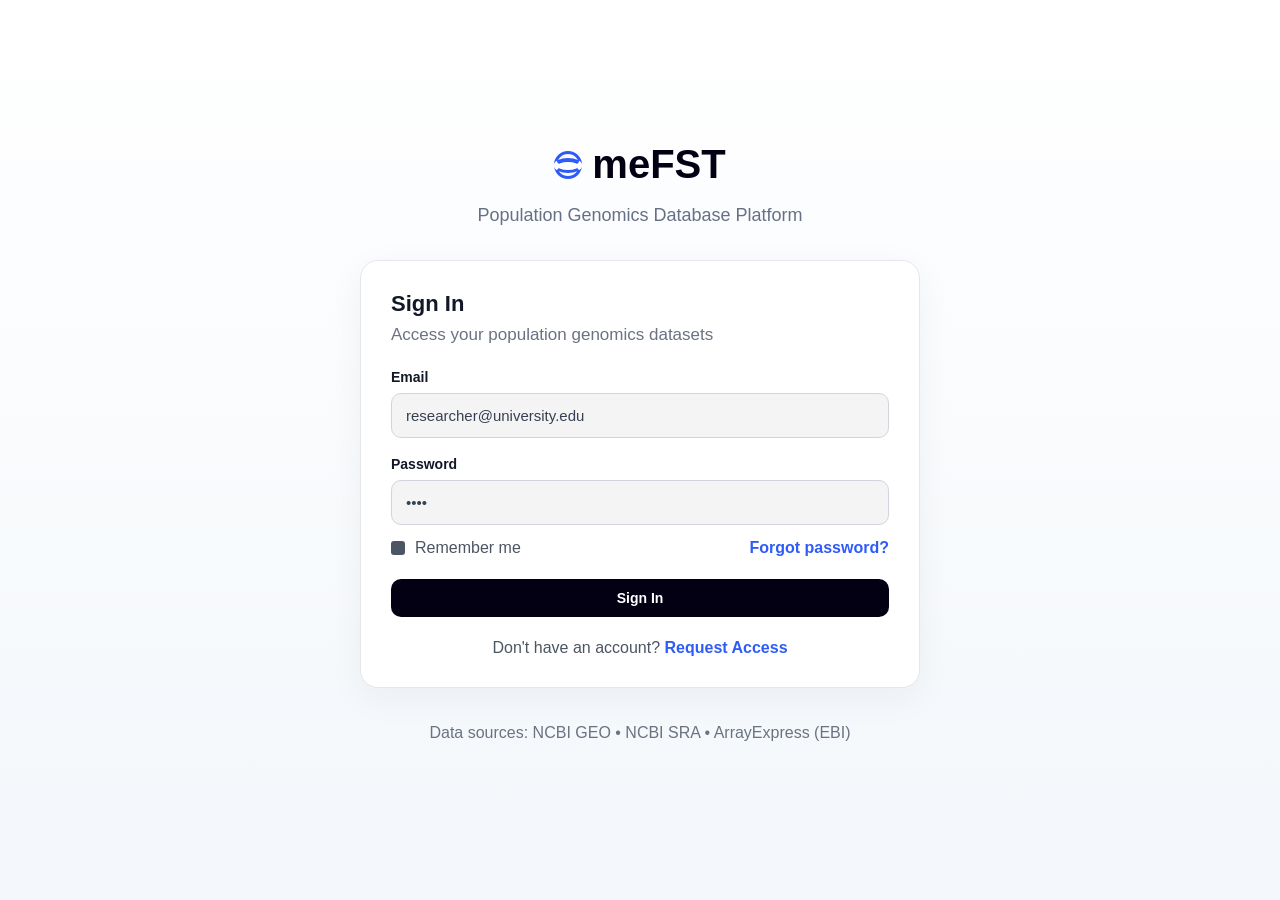
<file: index.html>
<!DOCTYPE html>
<html lang="en">
<head>
  <meta charset="UTF-8">
  <meta name="viewport" content="width=device-width, initial-scale=1.0">
  <title>meFST | Sign In</title>
  <link rel="stylesheet" href="styles.css">
</head>
<body data-page="login">
  <main class="login-bg">
    <div class="login-wrap">
      <div class="login-brand"><div class="logo"><span class="logo-mark"></span><span>meFST</span></div><p>Population Genomics Database Platform</p></div>
      <section class="login-card"><h2>Sign In</h2><p class="sub">Access your population genomics datasets</p><form id="signInForm"><label for="email">Email</label><input class="input" id="email" type="email" value="researcher@university.edu" placeholder="researcher@university.edu"><br><br><label for="password">Password</label><input class="input" id="password" type="password" placeholder="Enter your password" value="demo"><div id="loginError" class="error">Please enter an email and password. This is only a demo login.</div><div class="login-options"><div class="checkline"><span class="fake-check"></span><span>Remember me</span></div><a class="link" onclick="showToast('Demo message: password reset link sent')">Forgot password?</a></div><button class="btn btn-dark btn-block" type="submit">Sign In</button></form><div class="login-footer">Don't have an account? <a href="register.html">Request Access</a></div></section>
      <p class="data-sources">Data sources: NCBI GEO • NCBI SRA • ArrayExpress (EBI)</p>
    </div>
  </main>
  <script src="data.js"></script>
  <script src="app.js"></script>
</body>
</html>
</file>
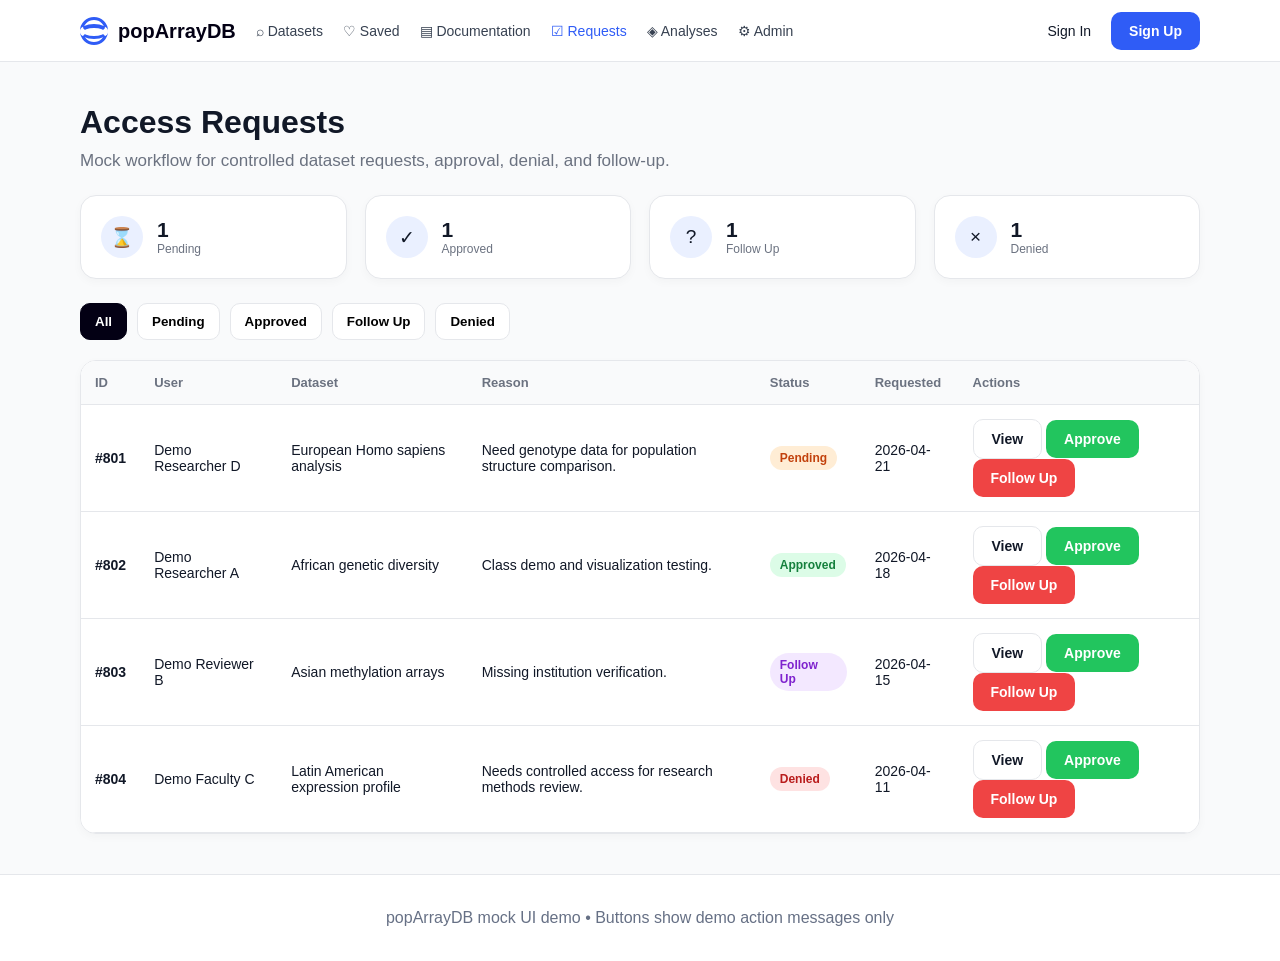
<file: access-requests.html>
<!DOCTYPE html>
<html lang="en">
<head>
  <meta charset="UTF-8">
  <meta name="viewport" content="width=device-width, initial-scale=1.0">
  <title>popArrayDB | Access Requests</title>
  <link rel="stylesheet" href="styles.css">
</head>
<body data-page="requests">
  <header class="topbar">
    <div class="container nav">
      <div class="nav-left">
        <a class="logo" href="home.html"><span class="logo-mark"></span><span>popArrayDB</span></a>
        <nav class="nav-links">
          <a data-nav="datasets" href="datasets.html">⌕ Datasets</a>
          <a data-nav="saved" href="saved.html">♡ Saved</a>
          <a data-nav="documentation" href="documentation.html">▤ Documentation</a>
          <a data-nav="requests" href="access-requests.html">☑ Requests</a>
          <a data-nav="analyses" href="analyses.html">◈ Analyses</a>
          <a data-nav="admin" href="admin.html">⚙ Admin</a>
        </nav>
      </div>
      <div class="nav-actions"><a href="index.html">Sign In</a><a class="btn btn-primary" href="register.html">Sign Up</a></div>
    </div>
  </header>

  <main class="container">
    <section class="page-title">
      <h1>Access Requests</h1>
      <p>Mock workflow for controlled dataset requests, approval, denial, and follow-up.</p>
    </section>

    <section class="grid grid-4" style="margin-bottom:24px">
      <div class="card stat-card"><div class="stat-icon">⌛</div><div><div class="stat-number">1</div><div class="stat-label">Pending</div></div></div>
      <div class="card stat-card"><div class="stat-icon">✓</div><div><div class="stat-number">1</div><div class="stat-label">Approved</div></div></div>
      <div class="card stat-card"><div class="stat-icon">?</div><div><div class="stat-number">1</div><div class="stat-label">Follow Up</div></div></div>
      <div class="card stat-card"><div class="stat-icon">×</div><div><div class="stat-number">1</div><div class="stat-label">Denied</div></div></div>
    </section>

    <div class="filter-tabs">
      <button class="tab-btn active" data-filter="All">All</button>
      <button class="tab-btn" data-filter="Pending">Pending</button>
      <button class="tab-btn" data-filter="Approved">Approved</button>
      <button class="tab-btn" data-filter="Follow Up">Follow Up</button>
      <button class="tab-btn" data-filter="Denied">Denied</button>
    </div>

    <section class="card table-wrap">
      <table class="table">
        <thead>
          <tr><th>ID</th><th>User</th><th>Dataset</th><th>Reason</th><th>Status</th><th>Requested</th><th>Actions</th></tr>
        </thead>
        <tbody id="requestTableBody"></tbody>
      </table>
    </section>
  </main>

  <footer class="footer">popArrayDB mock UI demo • Buttons show demo action messages only</footer>
  <script src="data.js"></script>
  <script src="app.js"></script>
</body>
</html>
</file>
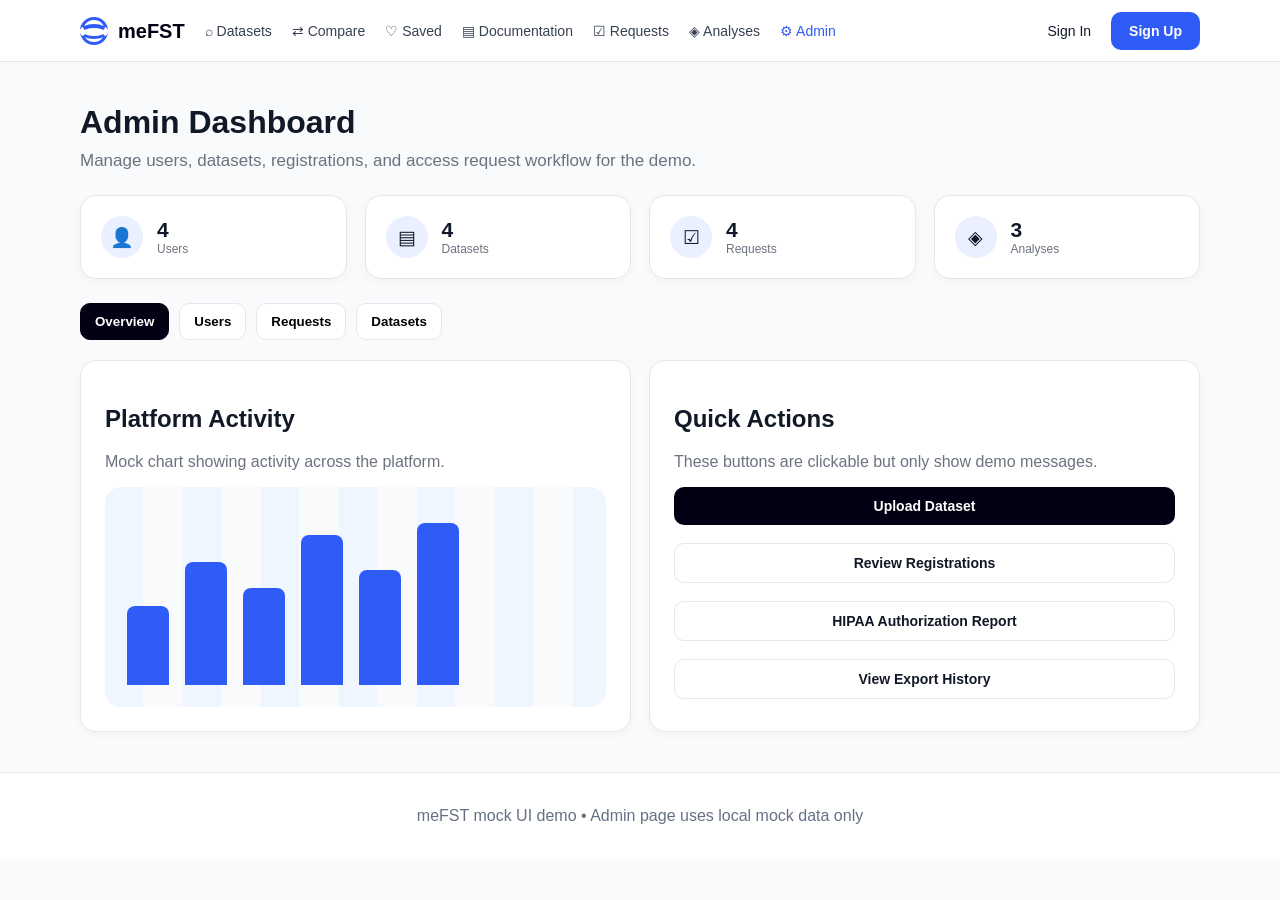
<file: admin.html>
<!DOCTYPE html>
<html lang="en">
<head>
  <meta charset="UTF-8">
  <meta name="viewport" content="width=device-width, initial-scale=1.0">
  <title>meFST | Admin</title>
  <link rel="stylesheet" href="styles.css">
</head>
<body data-page="admin">
  <header class="topbar">
    <div class="container nav">
      <div class="nav-left">
        <a class="logo" href="home.html"><span class="logo-mark"></span><span>meFST</span></a>
        <nav class="nav-links">
          <a data-nav="datasets" href="datasets.html">⌕ Datasets</a>
          <a data-nav="compare" href="compare.html">⇄ Compare</a>
          <a data-nav="saved" href="saved.html">♡ Saved</a>
          <a data-nav="documentation" href="documentation.html">▤ Documentation</a>
          <a data-nav="requests" href="access-requests.html">☑ Requests</a>
          <a data-nav="analyses" href="analyses.html">◈ Analyses</a>
          <a data-nav="admin" href="admin.html">⚙ Admin</a>
        </nav>
      </div>
      <div class="nav-actions" id="topNavActions"></div>
    </div>
  </header>

  <main class="container">
    <section class="page-title"><h1>Admin Dashboard</h1><p>Manage users, datasets, registrations, and access request workflow for the demo.</p></section>
    <section class="grid grid-4" style="margin-bottom:24px"><div class="card stat-card"><div class="stat-icon">👤</div><div><div class="stat-number">4</div><div class="stat-label">Users</div></div></div><div class="card stat-card"><div class="stat-icon">▤</div><div><div class="stat-number">4</div><div class="stat-label">Datasets</div></div></div><div class="card stat-card"><div class="stat-icon">☑</div><div><div class="stat-number">4</div><div class="stat-label">Requests</div></div></div><div class="card stat-card"><div class="stat-icon">◈</div><div><div class="stat-number">3</div><div class="stat-label">Analyses</div></div></div></section>
    <div class="admin-tabs"><button class="tab-btn active" data-admin-tab="overviewPanel">Overview</button><button class="tab-btn" data-admin-tab="usersPanel">Users</button><button class="tab-btn" data-admin-tab="requestsPanel">Requests</button><button class="tab-btn" data-admin-tab="datasetsPanel">Datasets</button></div>
    <section id="overviewPanel" class="admin-panel active"><div class="grid grid-2"><div class="card card-pad"><h2>Platform Activity</h2><p class="muted">Mock chart showing activity across the platform.</p><div class="chart-placeholder"><div class="bar" style="height:45%"></div><div class="bar" style="height:70%"></div><div class="bar" style="height:55%"></div><div class="bar" style="height:85%"></div><div class="bar" style="height:65%"></div><div class="bar" style="height:92%"></div></div></div><div class="card card-pad"><h2>Quick Actions</h2><p class="muted">These buttons are clickable but only show demo messages.</p><div class="grid"><button class="btn btn-dark" onclick="showToast('Mock upload dataset screen opened')">Upload Dataset</button><button class="btn btn-outline" onclick="showToast('Mock registration review opened')">Review Registrations</button><button class="btn btn-outline" onclick="showToast('Mock HIPAA authorization report opened')">HIPAA Authorization Report</button><a class="btn btn-outline" href="exports.html">View Export History</a></div></div></div></section>
    <section id="usersPanel" class="admin-panel"><div class="card table-wrap"><table class="table"><thead><tr><th>Name</th><th>Email</th><th>Role</th><th>Status</th><th>Created</th><th>Action</th></tr></thead><tbody id="usersBody"></tbody></table></div></section>
    <section id="requestsPanel" class="admin-panel"><div class="card table-wrap"><table class="table"><thead><tr><th>ID</th><th>User</th><th>Dataset</th><th>Status</th><th>Action</th></tr></thead><tbody id="adminRequestsBody"></tbody></table></div></section>
    <section id="datasetsPanel" class="admin-panel"><div class="card table-wrap"><table class="table"><thead><tr><th>Dataset</th><th>Accession</th><th>Source</th><th>Samples</th><th>Status</th><th>Action</th></tr></thead><tbody id="adminDatasetsBody"></tbody></table></div></section>
  </main>

  <footer class="footer">meFST mock UI demo • Admin page uses local mock data only</footer>
  <script src="data.js"></script>
  <script src="app.js"></script>
</body>
</html>
</file>
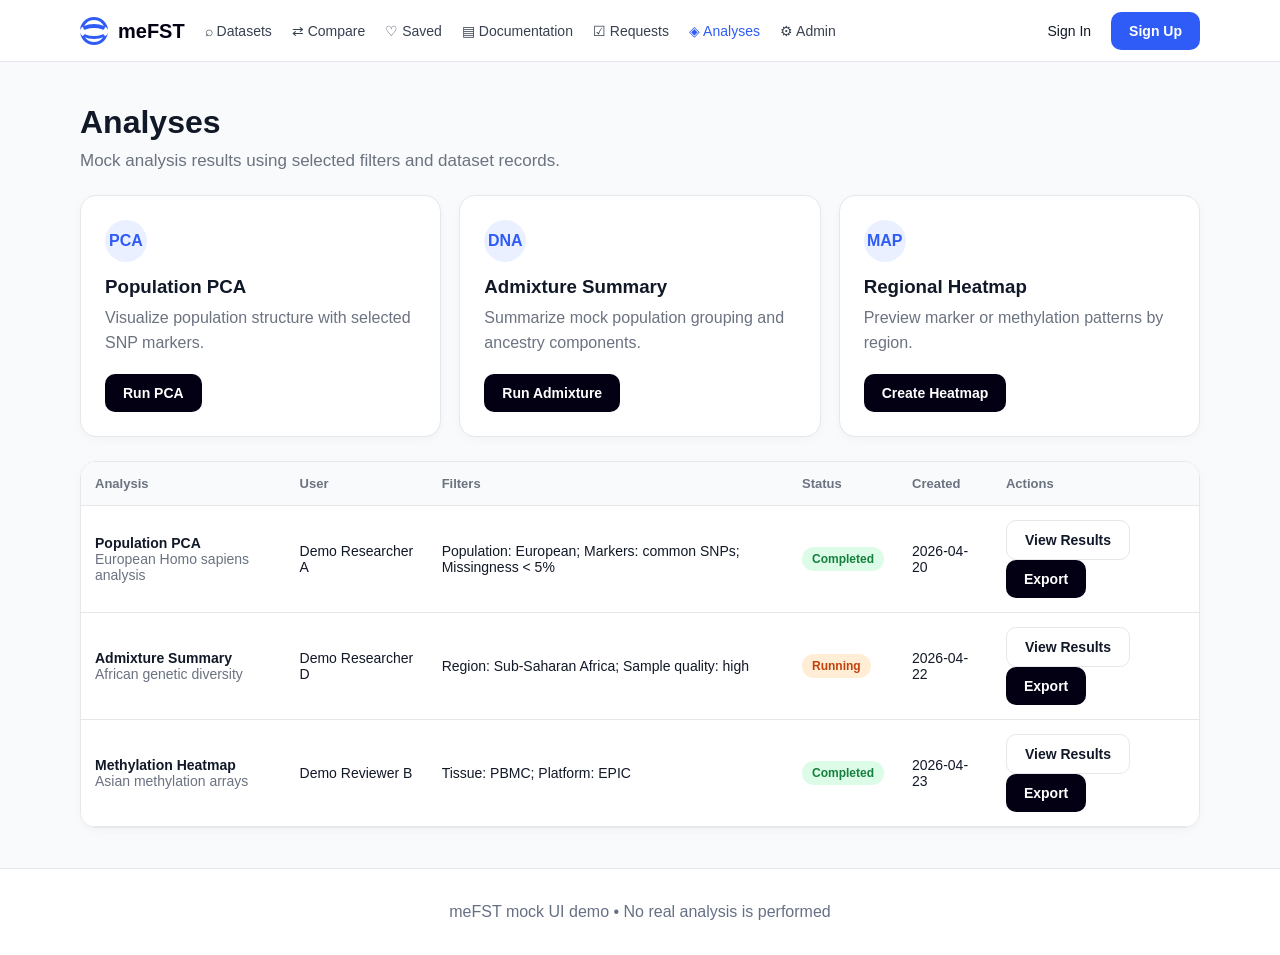
<file: analyses.html>
<!DOCTYPE html>
<html lang="en">
<head>
  <meta charset="UTF-8">
  <meta name="viewport" content="width=device-width, initial-scale=1.0">
  <title>meFST | Analyses</title>
  <link rel="stylesheet" href="styles.css">
</head>
<body data-page="analyses">
  <header class="topbar">
    <div class="container nav">
      <div class="nav-left">
        <a class="logo" href="home.html"><span class="logo-mark"></span><span>meFST</span></a>
        <nav class="nav-links">
          <a data-nav="datasets" href="datasets.html">⌕ Datasets</a>
          <a data-nav="compare" href="compare.html">⇄ Compare</a>
          <a data-nav="saved" href="saved.html">♡ Saved</a>
          <a data-nav="documentation" href="documentation.html">▤ Documentation</a>
          <a data-nav="requests" href="access-requests.html">☑ Requests</a>
          <a data-nav="analyses" href="analyses.html">◈ Analyses</a>
          <a data-nav="admin" href="admin.html">⚙ Admin</a>
        </nav>
      </div>
      <div class="nav-actions" id="topNavActions"></div>
    </div>
  </header>

  <main class="container">
    <section class="page-title"><h1>Analyses</h1><p>Mock analysis results using selected filters and dataset records.</p></section>
    <section class="grid grid-3" style="margin-bottom:24px"><div class="card feature-card"><div class="feature-icon">PCA</div><h3>Population PCA</h3><p>Visualize population structure with selected SNP markers.</p><br><button class="btn btn-dark" onclick="showToast('Mock PCA analysis started')">Run PCA</button></div><div class="card feature-card"><div class="feature-icon">DNA</div><h3>Admixture Summary</h3><p>Summarize mock population grouping and ancestry components.</p><br><button class="btn btn-dark" onclick="showToast('Mock admixture analysis started')">Run Admixture</button></div><div class="card feature-card"><div class="feature-icon">MAP</div><h3>Regional Heatmap</h3><p>Preview marker or methylation patterns by region.</p><br><button class="btn btn-dark" onclick="showToast('Mock heatmap created')">Create Heatmap</button></div></section>
    <section class="card table-wrap"><table class="table"><thead><tr><th>Analysis</th><th>User</th><th>Filters</th><th>Status</th><th>Created</th><th>Actions</th></tr></thead><tbody id="analysisTableBody"></tbody></table></section>
  </main>

  <footer class="footer">meFST mock UI demo • No real analysis is performed</footer>
  <script src="data.js"></script>
  <script src="app.js"></script>
</body>
</html>
</file>
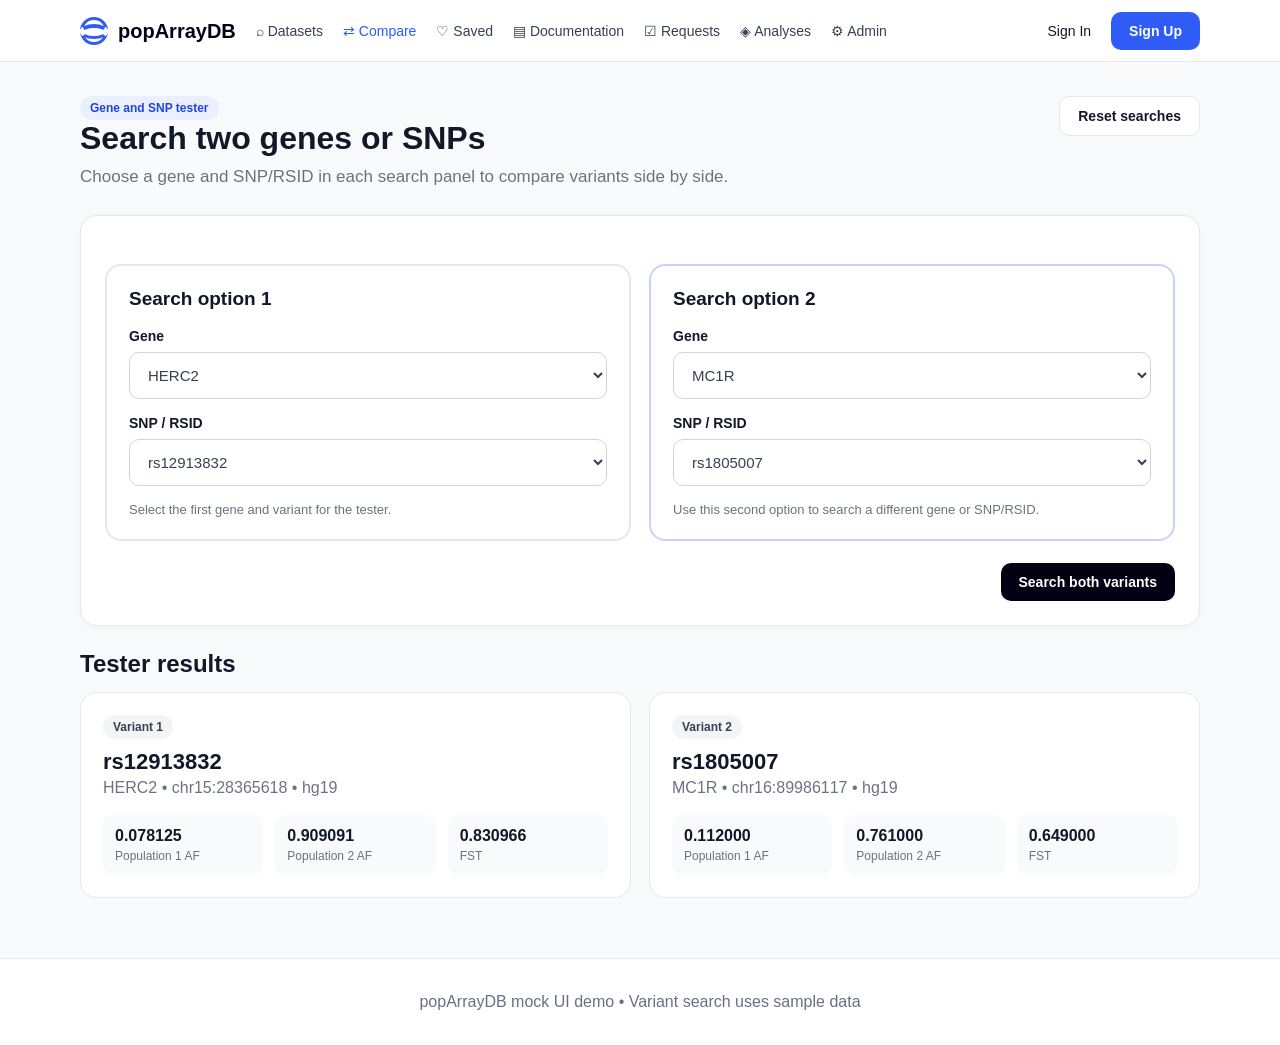
<file: compare.html>
<!DOCTYPE html>
<html lang="en">
<head>
  <meta charset="UTF-8">
  <meta name="viewport" content="width=device-width, initial-scale=1.0">
  <title>popArrayDB | Compare Genes and SNPs</title>
  <link rel="stylesheet" href="styles.css">
  <style>
    .compare-shell{width:min(1120px,92%);margin:34px auto 60px}
    .compare-header{display:flex;justify-content:space-between;gap:20px;align-items:flex-start;margin-bottom:28px}
    .compare-header h1{margin:0 0 10px;font-size:32px}
    .compare-header p{margin:0;color:var(--muted);font-size:17px}
    .search-grid{display:grid;grid-template-columns:1fr 1fr;gap:18px;margin-top:24px}
    .search-panel{padding:22px;border:2px solid #e5e7eb;border-radius:16px;background:#fff}
    .search-panel.secondary{border-color:#c7d2fe}
    .search-panel h2{margin:0 0 18px;font-size:19px}
    .search-panel .field{margin-bottom:16px}
    .search-panel select{background:#fff}
    .search-panel .help{margin:8px 0 0}
    .compare-actions{display:flex;justify-content:flex-end;gap:12px;margin-top:22px}
    .results{margin-top:24px}
    .results h2{margin:0 0 14px}
    .result-grid{display:grid;grid-template-columns:1fr 1fr;gap:18px}
    .result-card{padding:22px;background:#fff;border:1px solid var(--line);border-radius:16px}
    .result-card h3{margin:10px 0 4px;font-size:22px}
    .result-card .location{color:var(--muted);margin-bottom:18px}
    .result-metrics{display:grid;grid-template-columns:repeat(3,1fr);gap:12px}
    .result-metrics div{padding:12px;background:var(--soft);border-radius:10px}
    .result-metrics strong,.result-metrics span{display:block}
    .result-metrics span{font-size:12px;color:var(--muted);margin-top:4px}
    @media(max-width:720px){.search-grid,.result-grid{grid-template-columns:1fr}.compare-header{display:block}.compare-header .btn{margin-top:18px}.result-metrics{grid-template-columns:1fr 1fr}}
  </style>
</head>
<body data-page="compare">
  <header class="topbar">
    <div class="container nav">
      <div class="nav-left">
        <a class="logo" href="home.html"><span class="logo-mark"></span><span>popArrayDB</span></a>
        <nav class="nav-links">
          <a data-nav="datasets" href="datasets.html">⌕ Datasets</a>
          <a data-nav="compare" class="active" href="compare.html">⇄ Compare</a>
          <a data-nav="saved" href="saved.html">♡ Saved</a>
          <a data-nav="documentation" href="documentation.html">▤ Documentation</a>
          <a data-nav="requests" href="access-requests.html">☑ Requests</a>
          <a data-nav="analyses" href="analyses.html">◈ Analyses</a>
          <a data-nav="admin" href="admin.html">⚙ Admin</a>
        </nav>
      </div>
      <div class="nav-actions"><a href="index.html">Sign In</a><a class="btn btn-primary" href="register.html">Sign Up</a></div>
    </div>
  </header>

  <main class="compare-shell">
    <div class="compare-header">
      <div>
        <span class="badge badge-blue">Gene and SNP tester</span>
        <h1>Search two genes or SNPs</h1>
        <p>Choose a gene and SNP/RSID in each search panel to compare variants side by side.</p>
      </div>
      <button class="btn btn-outline" id="resetCompare" type="button">Reset searches</button>
    </div>

    <section class="card card-pad">
      <div class="search-grid">
        <div class="search-panel">
          <h2>Search option 1</h2>
          <div class="field">
            <label for="geneOne">Gene</label>
            <select id="geneOne">
              <option value="HERC2">HERC2</option>
              <option value="MC1R">MC1R</option>
              <option value="OCA2">OCA2</option>
              <option value="SLC24A4">SLC24A4</option>
            </select>
          </div>
          <div class="field">
            <label for="snpOne">SNP / RSID</label>
            <select id="snpOne">
              <option value="rs12913832">rs12913832</option>
              <option value="rs1805007">rs1805007</option>
              <option value="rs1800407">rs1800407</option>
              <option value="rs12896399">rs12896399</option>
            </select>
          </div>
          <p class="help">Select the first gene and variant for the tester.</p>
        </div>

        <div class="search-panel secondary">
          <h2>Search option 2</h2>
          <div class="field">
            <label for="geneTwo">Gene</label>
            <select id="geneTwo">
              <option value="MC1R">MC1R</option>
              <option value="HERC2">HERC2</option>
              <option value="OCA2">OCA2</option>
              <option value="SLC24A4">SLC24A4</option>
            </select>
          </div>
          <div class="field">
            <label for="snpTwo">SNP / RSID</label>
            <select id="snpTwo">
              <option value="rs1805007">rs1805007</option>
              <option value="rs12913832">rs12913832</option>
              <option value="rs1800407">rs1800407</option>
              <option value="rs12896399">rs12896399</option>
            </select>
          </div>
          <p class="help">Use this second option to search a different gene or SNP/RSID.</p>
        </div>
      </div>
      <div class="compare-actions">
        <button class="btn btn-dark" id="runCompare" type="button">Search both variants</button>
      </div>
    </section>

    <section class="results" aria-live="polite">
      <h2>Tester results</h2>
      <div class="result-grid" id="resultGrid"></div>
    </section>
  </main>

  <footer class="footer">popArrayDB mock UI demo • Variant search uses sample data</footer>
  <script>
    const variantData = {
      HERC2: { rs12913832: ['chr15:28365618', 'hg19', '0.078125', '0.909091', '0.830966'], rs1805007: ['chr16:89986117', 'hg19', '0.112000', '0.761000', '0.649000'], rs1800407: ['chr15:28000000', 'hg19', '0.204000', '0.612000', '0.408000'], rs12896399: ['chr14:92773663', 'hg19', '0.331000', '0.702000', '0.371000'] },
      MC1R: { rs1805007: ['chr16:89986117', 'hg19', '0.112000', '0.761000', '0.649000'], rs12913832: ['chr15:28365618', 'hg19', '0.078125', '0.909091', '0.830966'], rs1800407: ['chr15:28000000', 'hg19', '0.204000', '0.612000', '0.408000'], rs12896399: ['chr14:92773663', 'hg19', '0.331000', '0.702000', '0.371000'] },
      OCA2: { rs1800407: ['chr15:28000000', 'hg19', '0.204000', '0.612000', '0.408000'], rs12913832: ['chr15:28365618', 'hg19', '0.078125', '0.909091', '0.830966'], rs1805007: ['chr16:89986117', 'hg19', '0.112000', '0.761000', '0.649000'], rs12896399: ['chr14:92773663', 'hg19', '0.331000', '0.702000', '0.371000'] },
      SLC24A4: { rs12896399: ['chr14:92773663', 'hg19', '0.331000', '0.702000', '0.371000'], rs12913832: ['chr15:28365618', 'hg19', '0.078125', '0.909091', '0.830966'], rs1805007: ['chr16:89986117', 'hg19', '0.112000', '0.761000', '0.649000'], rs1800407: ['chr15:28000000', 'hg19', '0.204000', '0.612000', '0.408000'] }
    };
    const defaults = { geneOne: 'HERC2', snpOne: 'rs12913832', geneTwo: 'MC1R', snpTwo: 'rs1805007' };
    const get = id => document.getElementById(id);
    function renderVariant(geneId, snpId, label) {
      const gene = get(geneId).value;
      const snp = get(snpId).value;
      const values = variantData[gene][snp];
      return `<article class="result-card"><span class="tag">${label}</span><h3>${snp}</h3><div class="location">${gene} • ${values[0]} • ${values[1]}</div><div class="result-metrics"><div><strong>${values[2]}</strong><span>Population 1 AF</span></div><div><strong>${values[3]}</strong><span>Population 2 AF</span></div><div><strong>${values[4]}</strong><span>FST</span></div></div></article>`;
    }
    function renderResults() { get('resultGrid').innerHTML = renderVariant('geneOne', 'snpOne', 'Variant 1') + renderVariant('geneTwo', 'snpTwo', 'Variant 2'); }
    function reset() { Object.entries(defaults).forEach(([id, value]) => get(id).value = value); renderResults(); }
    ['geneOne','snpOne','geneTwo','snpTwo'].forEach(id => get(id).addEventListener('change', renderResults));
    get('runCompare').addEventListener('click', renderResults);
    get('resetCompare').addEventListener('click', reset);
    renderResults();
  </script>
</body>
</html>
</file>
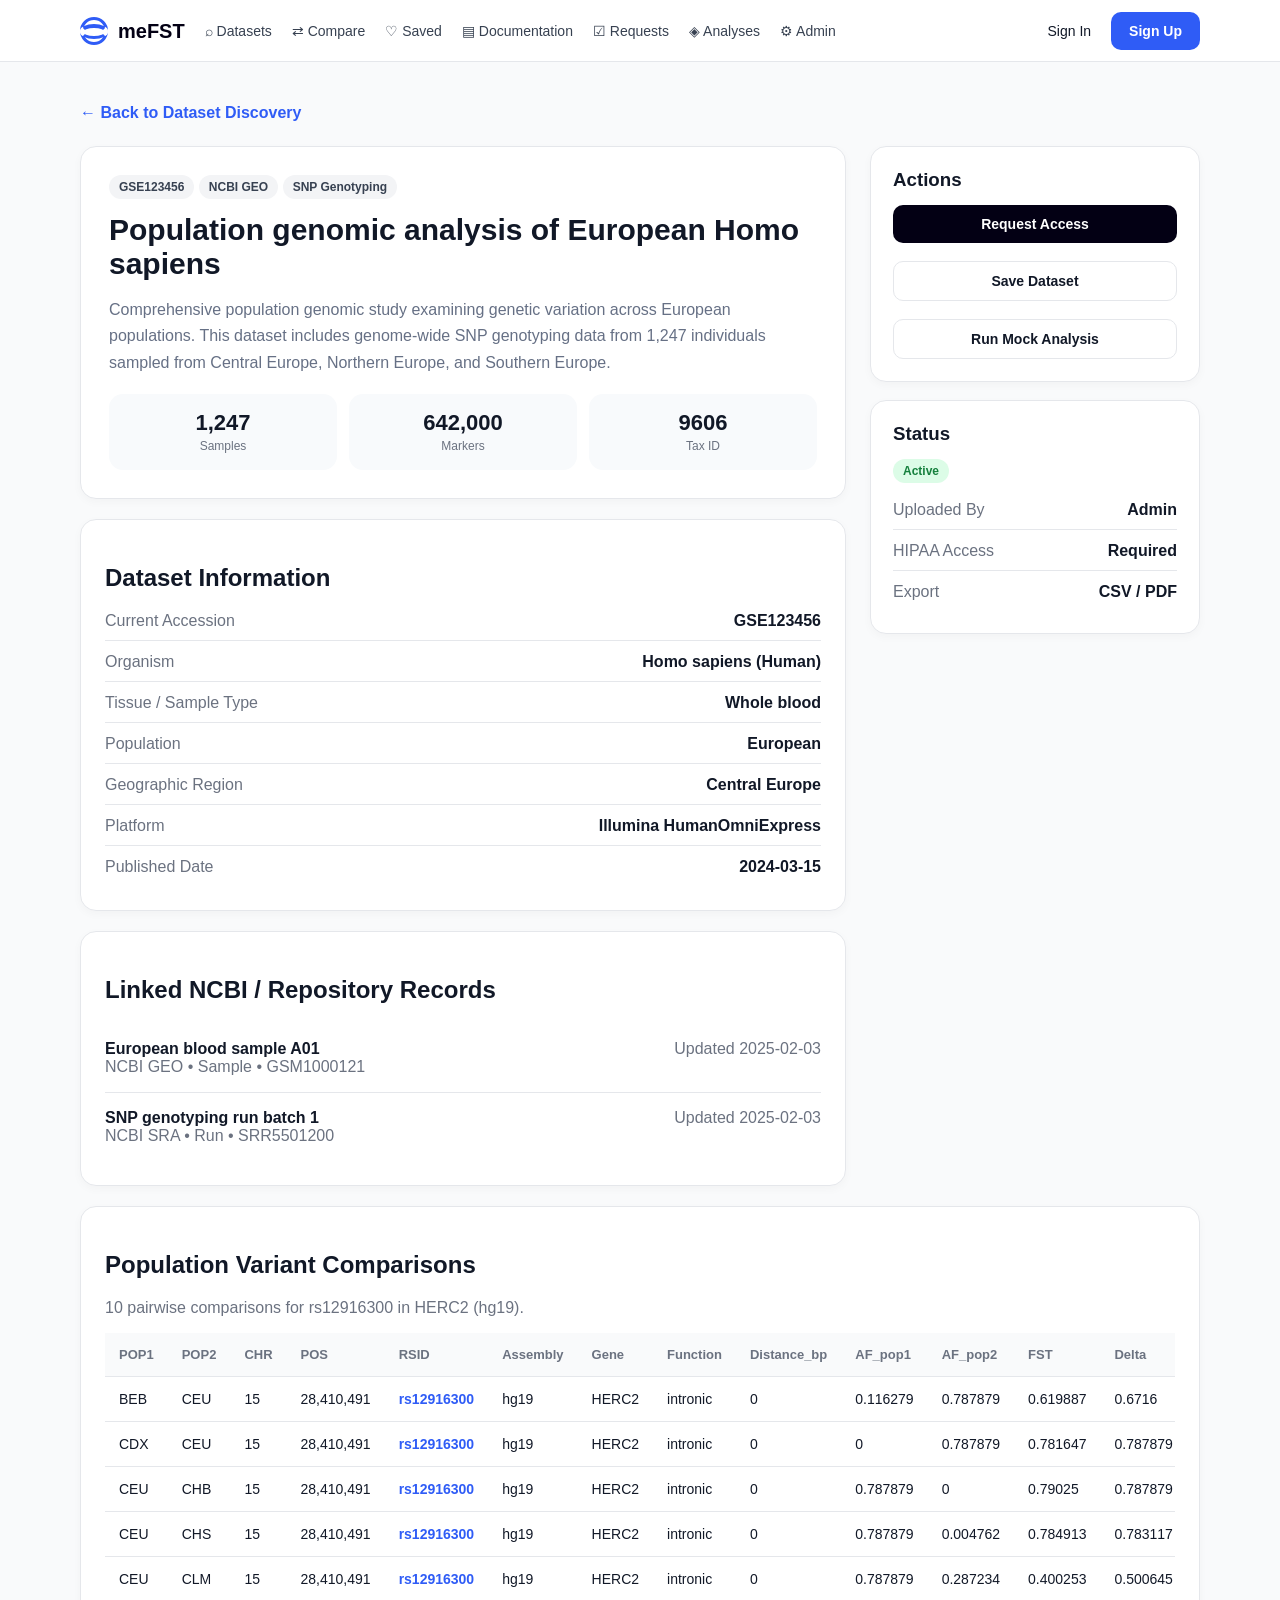
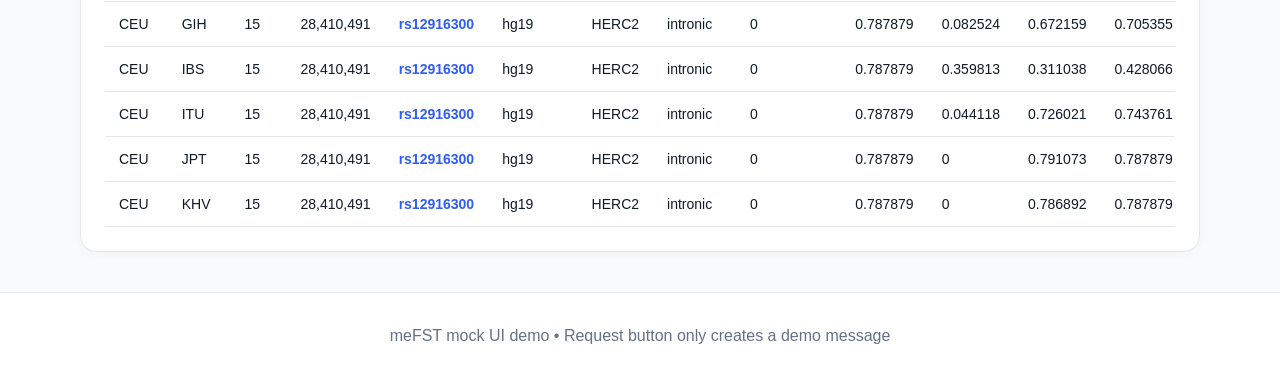
<file: dataset-detail.html>
<!DOCTYPE html>
<html lang="en">
<head>
  <meta charset="UTF-8">
  <meta name="viewport" content="width=device-width, initial-scale=1.0">
  <title>meFST | Dataset Detail</title>
  <link rel="stylesheet" href="styles.css">
</head>
<body data-page="detail">
  <header class="topbar">
    <div class="container nav">
      <div class="nav-left">
        <a class="logo" href="home.html"><span class="logo-mark"></span><span>meFST</span></a>
        <nav class="nav-links">
          <a data-nav="datasets" href="datasets.html">⌕ Datasets</a>
          <a data-nav="compare" href="compare.html">⇄ Compare</a>
          <a data-nav="saved" href="saved.html">♡ Saved</a>
          <a data-nav="documentation" href="documentation.html">▤ Documentation</a>
          <a data-nav="requests" href="access-requests.html">☑ Requests</a>
          <a data-nav="analyses" href="analyses.html">◈ Analyses</a>
          <a data-nav="admin" href="admin.html">⚙ Admin</a>
        </nav>
      </div>
      <div class="nav-actions" id="topNavActions"></div>
    </div>
  </header>
  <main class="container">
    <section class="page-title"><a class="link" href="datasets.html">← Back to Dataset Discovery</a></section>
    <section id="detailArea"></section>
  </main>
  <div id="requestModal" class="modal-bg">
    <div class="modal">
      <h2>Request Dataset Access</h2>
      <p>You are requesting access to: <strong id="modalDatasetTitle">Dataset</strong></p>
      <form id="requestForm">
        <input type="hidden" id="requestDatasetId">
        <label>Reason for Access</label>
        <textarea required>I need access to this dataset for class research and population genomics analysis.</textarea>
        <div class="modal-actions"><button type="button" class="btn btn-outline" onclick="closeRequestModal()">Cancel</button><button type="submit" class="btn btn-dark">Submit Request</button></div>
      </form>
    </div>
  </div>
  <footer class="footer">meFST mock UI demo • Request button only creates a demo message</footer>
  <script src="data.js"></script>
  <script src="app.js"></script>
  <script src="variants.js"></script>
</body>
</html>
</file>
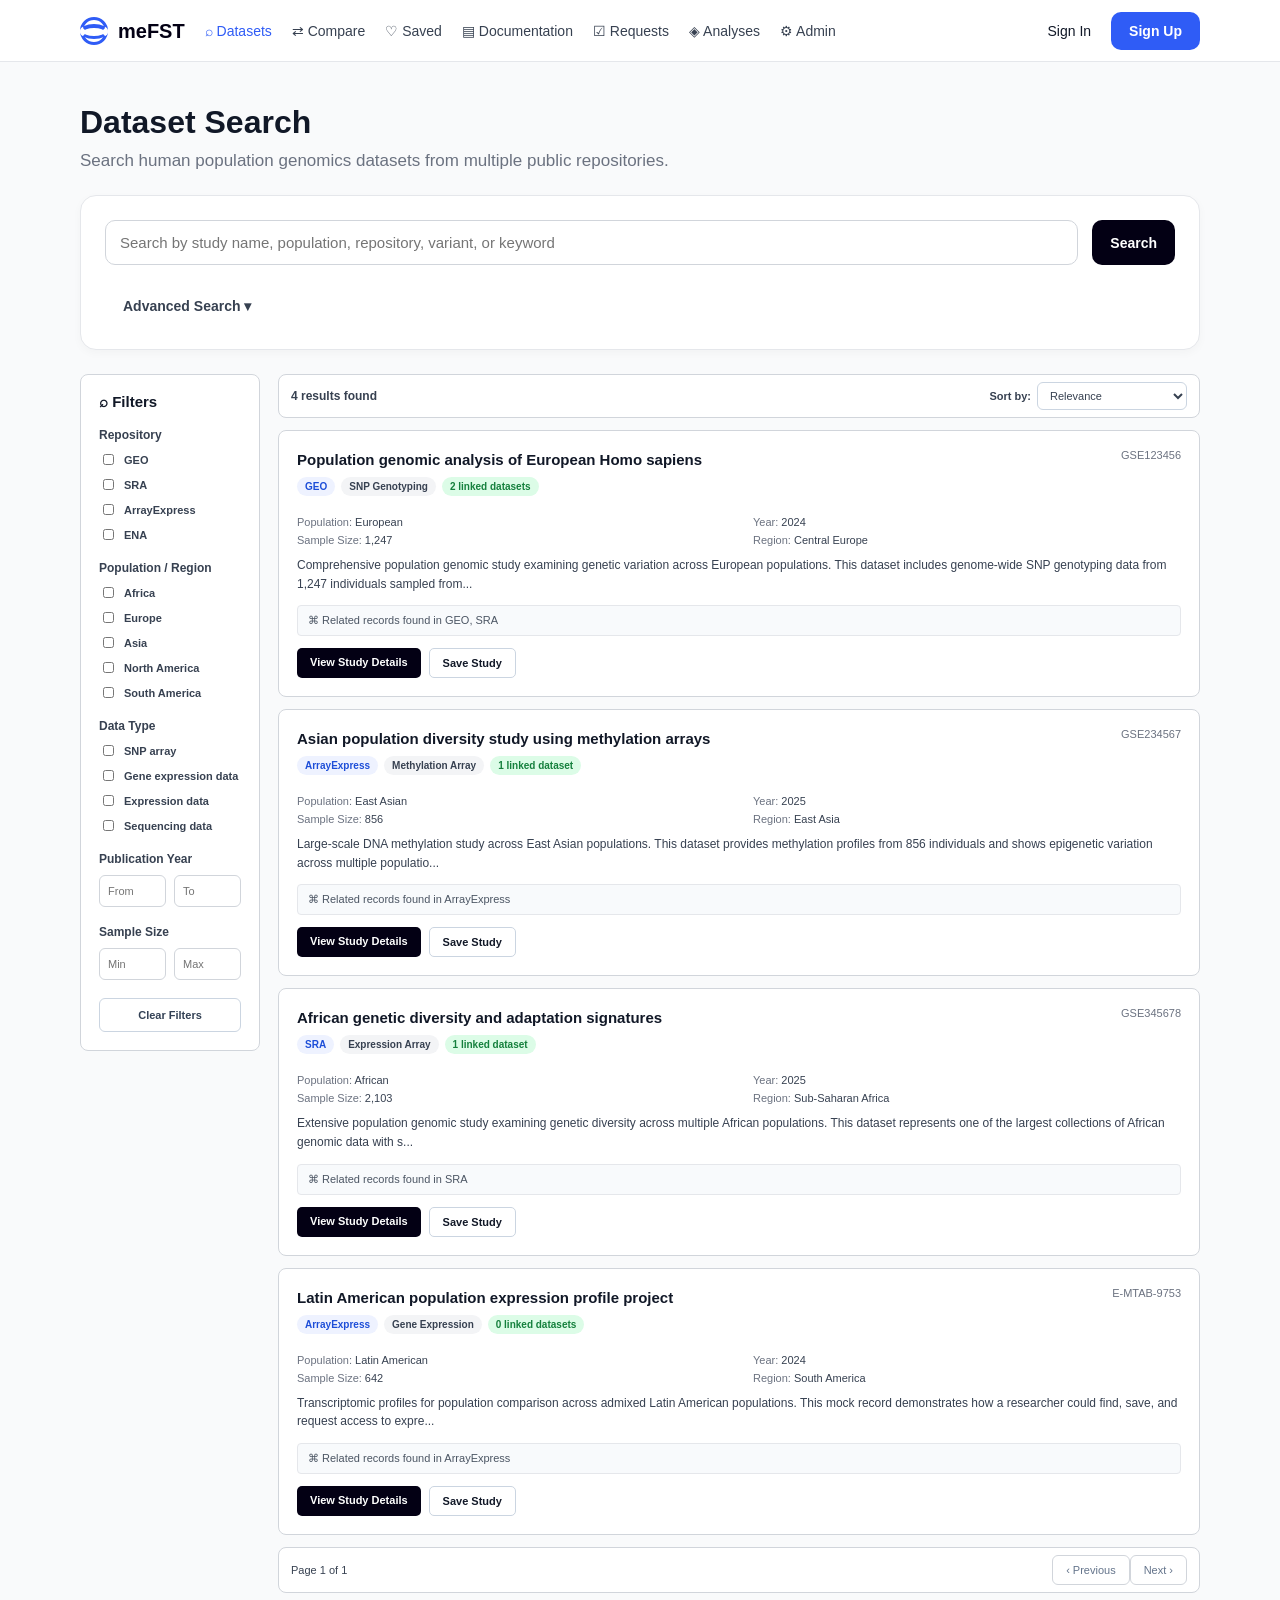
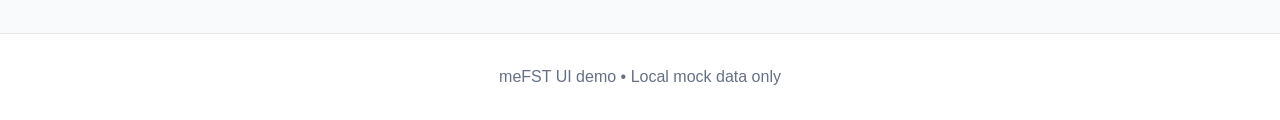
<file: datasets.html>
<!DOCTYPE html>
<html lang="en">
<head>
  <meta charset="UTF-8">
  <meta name="viewport" content="width=device-width, initial-scale=1.0">
  <title>meFST | Datasets</title>
  <link rel="stylesheet" href="styles.css">
</head>
<body data-page="datasets">
  <header class="topbar">
    <div class="container nav">
      <div class="nav-left">
        <a class="logo" href="home.html"><span class="logo-mark"></span><span>meFST</span></a>
        <nav class="nav-links">
          <a data-nav="datasets" href="datasets.html">⌕ Datasets</a>
          <a data-nav="compare" href="compare.html">⇄ Compare</a>
          <a data-nav="saved" href="saved.html">♡ Saved</a>
          <a data-nav="documentation" href="documentation.html">▤ Documentation</a>
          <a data-nav="requests" href="access-requests.html">☑ Requests</a>
          <a data-nav="analyses" href="analyses.html">◈ Analyses</a>
          <a data-nav="admin" href="admin.html">⚙ Admin</a>
        </nav>
      </div>
      <div class="nav-actions" id="topNavActions"></div>
    </div>
  </header>

  <main class="container">
    <section class="page-title">
      <h1>Dataset Search</h1>
      <p>Search human population genomics datasets from multiple public repositories.</p>
    </section>

    <section class="card card-pad" style="margin-bottom:24px">
      <div class="search-line">
        <input id="datasetSearch" class="input" placeholder="Search by study name, population, repository, variant, or keyword">
        <button class="btn btn-dark" type="button" onclick="renderDatasets()">Search</button>
      </div>
      <button id="advancedToggle" class="btn btn-ghost" type="button">Advanced Search ▾</button>
    </section>

    <section class="study-grid">
      <aside class="filter-panel">
        <div class="filter-title">⌕ Filters</div>
        <div class="filter-group"><h3>Repository</h3><label><input type="checkbox" class="repositoryFilter" value="NCBI GEO"> GEO</label><label><input type="checkbox" class="repositoryFilter" value="NCBI SRA"> SRA</label><label><input type="checkbox" class="repositoryFilter" value="ArrayExpress"> ArrayExpress</label><label><input type="checkbox" class="repositoryFilter" value="ENA"> ENA</label></div>
        <div class="filter-group"><h3>Population / Region</h3><label><input type="checkbox" class="regionFilter" value="Sub-Saharan Africa"> Africa</label><label><input type="checkbox" class="regionFilter" value="Central Europe"> Europe</label><label><input type="checkbox" class="regionFilter" value="East Asia"> Asia</label><label><input type="checkbox" class="regionFilter" value="North America"> North America</label><label><input type="checkbox" class="regionFilter" value="South America"> South America</label></div>
        <div class="filter-group"><h3>Data Type</h3><label><input type="checkbox" class="typeFilter" value="SNP Genotyping"> SNP array</label><label><input type="checkbox" class="typeFilter" value="Gene Expression"> Gene expression data</label><label><input type="checkbox" class="typeFilter" value="Methylation Array"> Expression data</label><label><input type="checkbox" class="typeFilter" value="Expression Array"> Sequencing data</label></div>
        <div class="filter-group"><h3>Publication Year</h3><div class="range-row"><input id="yearMin" placeholder="From"><input id="yearMax" placeholder="To"></div></div>
        <div class="filter-group"><h3>Sample Size</h3><div class="range-row"><input id="sampleMin" placeholder="Min"><input id="sampleMax" placeholder="Max"></div></div>
        <button class="clear-btn" type="button" onclick="clearDatasetFilters()">Clear Filters</button>
      </aside>

      <section class="study-results">
        <div class="result-toolbar"><span id="resultCount">0 results found</span><label class="sort-label">Sort by:<select id="datasetSort"><option value="relevance">Relevance</option><option value="year">Newest Year</option><option value="samples">Sample Size</option><option value="title">Title</option></select></label></div>
        <div id="datasetList" class="study-result-list"></div>
        <div class="pagination-row"><span>Page 1 of 1</span><div><button class="page-btn" type="button" onclick="showToast('Previous page is disabled in this demo')">‹ Previous</button><button class="page-btn" type="button" onclick="showToast('Next page is disabled in this demo')">Next ›</button></div></div>
      </section>
    </section>
  </main>

  <footer class="footer">meFST UI demo • Local mock data only</footer>
  <script src="data.js"></script>
  <script src="variant-search.js"></script>
  <script src="app.js"></script>
</body>
</html>
</file>
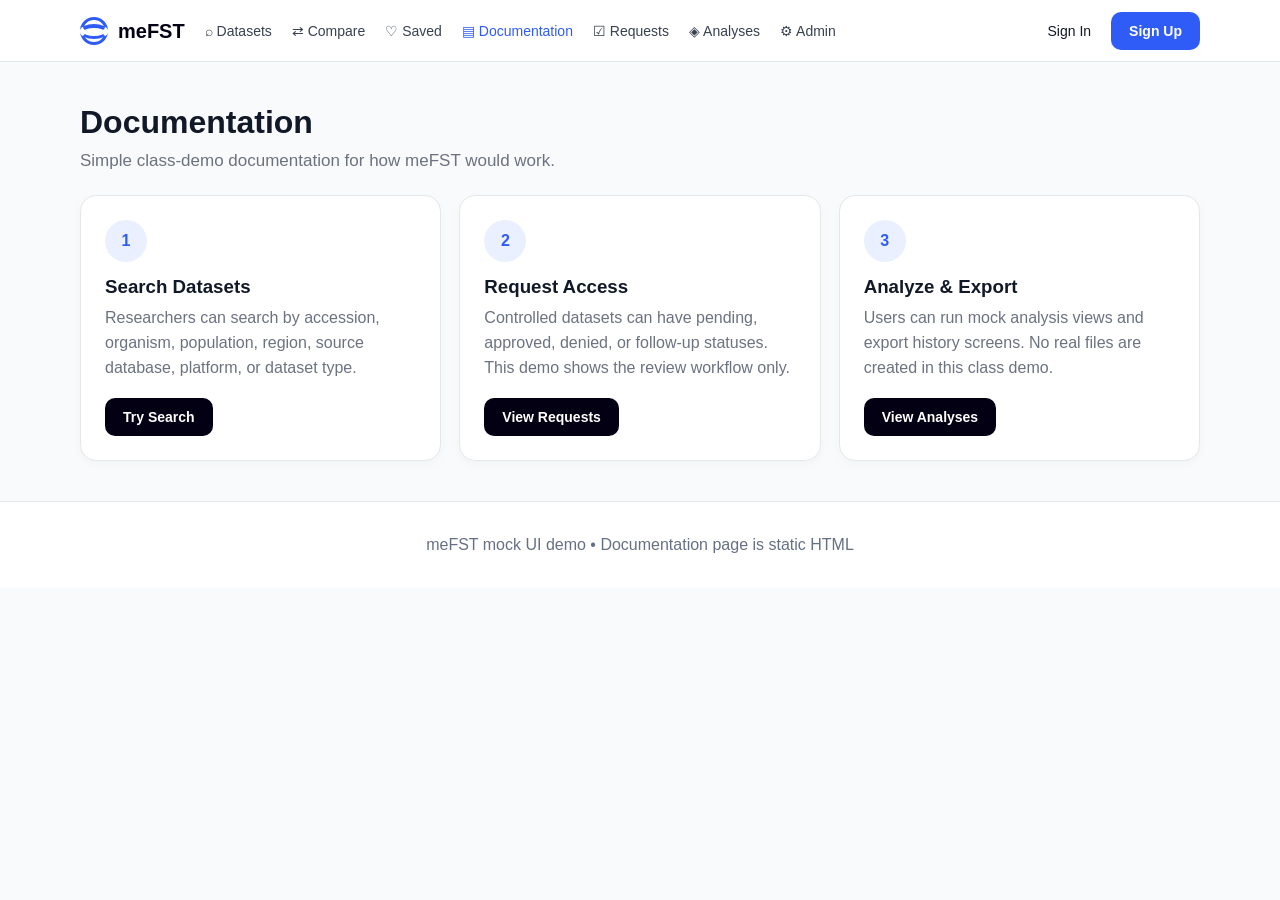
<file: documentation.html>
<!DOCTYPE html>
<html lang="en">
<head>
  <meta charset="UTF-8">
  <meta name="viewport" content="width=device-width, initial-scale=1.0">
  <title>meFST | Documentation</title>
  <link rel="stylesheet" href="styles.css">
</head>
<body data-page="documentation">
  <header class="topbar">
    <div class="container nav">
      <div class="nav-left">
        <a class="logo" href="home.html"><span class="logo-mark"></span><span>meFST</span></a>
        <nav class="nav-links">
          <a data-nav="datasets" href="datasets.html">⌕ Datasets</a>
          <a data-nav="compare" href="compare.html">⇄ Compare</a>
          <a data-nav="saved" href="saved.html">♡ Saved</a>
          <a data-nav="documentation" href="documentation.html">▤ Documentation</a>
          <a data-nav="requests" href="access-requests.html">☑ Requests</a>
          <a data-nav="analyses" href="analyses.html">◈ Analyses</a>
          <a data-nav="admin" href="admin.html">⚙ Admin</a>
        </nav>
      </div>
      <div class="nav-actions" id="topNavActions"></div>
    </div>
  </header>

  <main class="container">
    <section class="page-title">
      <h1>Documentation</h1>
      <p>Simple class-demo documentation for how meFST would work.</p>
    </section>
    <section class="grid grid-3">
      <article class="card feature-card"><div class="feature-icon">1</div><h3>Search Datasets</h3><p>Researchers can search by accession, organism, population, region, source database, platform, or dataset type.</p><br><a class="btn btn-dark" href="datasets.html">Try Search</a></article>
      <article class="card feature-card"><div class="feature-icon">2</div><h3>Request Access</h3><p>Controlled datasets can have pending, approved, denied, or follow-up statuses. This demo shows the review workflow only.</p><br><a class="btn btn-dark" href="access-requests.html">View Requests</a></article>
      <article class="card feature-card"><div class="feature-icon">3</div><h3>Analyze & Export</h3><p>Users can run mock analysis views and export history screens. No real files are created in this class demo.</p><br><a class="btn btn-dark" href="analyses.html">View Analyses</a></article>
    </section>
  </main>

  <footer class="footer">meFST mock UI demo • Documentation page is static HTML</footer>
  <script src="data.js"></script>
  <script src="app.js"></script>
</body>
</html>
</file>
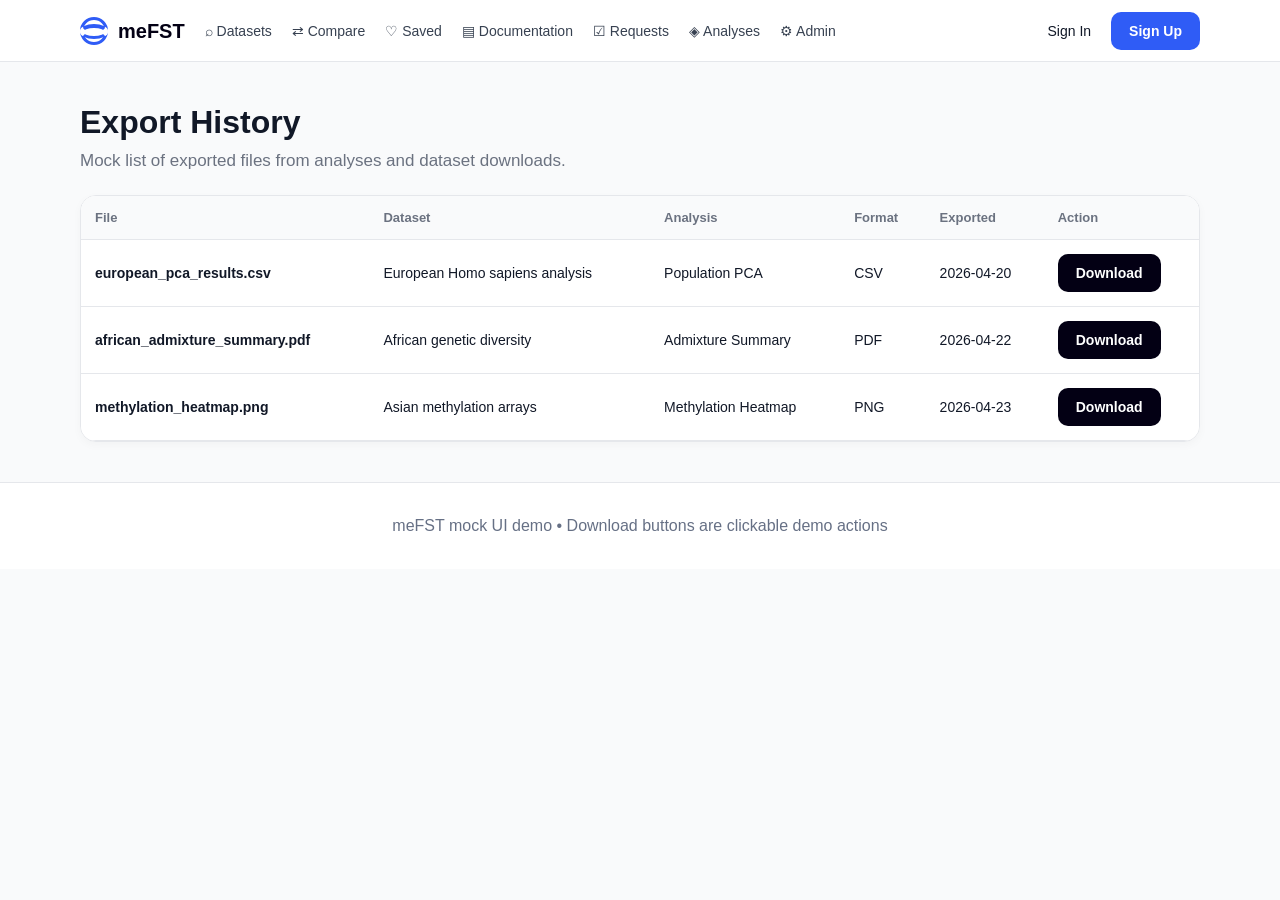
<file: exports.html>
<!DOCTYPE html>
<html lang="en">
<head>
  <meta charset="UTF-8">
  <meta name="viewport" content="width=device-width, initial-scale=1.0">
  <title>meFST | Exports</title>
  <link rel="stylesheet" href="styles.css">
</head>
<body data-page="exports">
  <header class="topbar">
    <div class="container nav">
      <div class="nav-left">
        <a class="logo" href="home.html"><span class="logo-mark"></span><span>meFST</span></a>
        <nav class="nav-links">
          <a data-nav="datasets" href="datasets.html">⌕ Datasets</a>
          <a data-nav="compare" href="compare.html">⇄ Compare</a>
          <a data-nav="saved" href="saved.html">♡ Saved</a>
          <a data-nav="documentation" href="documentation.html">▤ Documentation</a>
          <a data-nav="requests" href="access-requests.html">☑ Requests</a>
          <a data-nav="analyses" href="analyses.html">◈ Analyses</a>
          <a data-nav="admin" href="admin.html">⚙ Admin</a>
        </nav>
      </div>
      <div class="nav-actions" id="topNavActions"></div>
    </div>
  </header>

  <main class="container">
    <section class="page-title"><h1>Export History</h1><p>Mock list of exported files from analyses and dataset downloads.</p></section>
    <section class="card table-wrap"><table class="table"><thead><tr><th>File</th><th>Dataset</th><th>Analysis</th><th>Format</th><th>Exported</th><th>Action</th></tr></thead><tbody id="exportTableBody"></tbody></table></section>
  </main>

  <footer class="footer">meFST mock UI demo • Download buttons are clickable demo actions</footer>
  <script src="data.js"></script>
  <script src="app.js"></script>
</body>
</html>
</file>
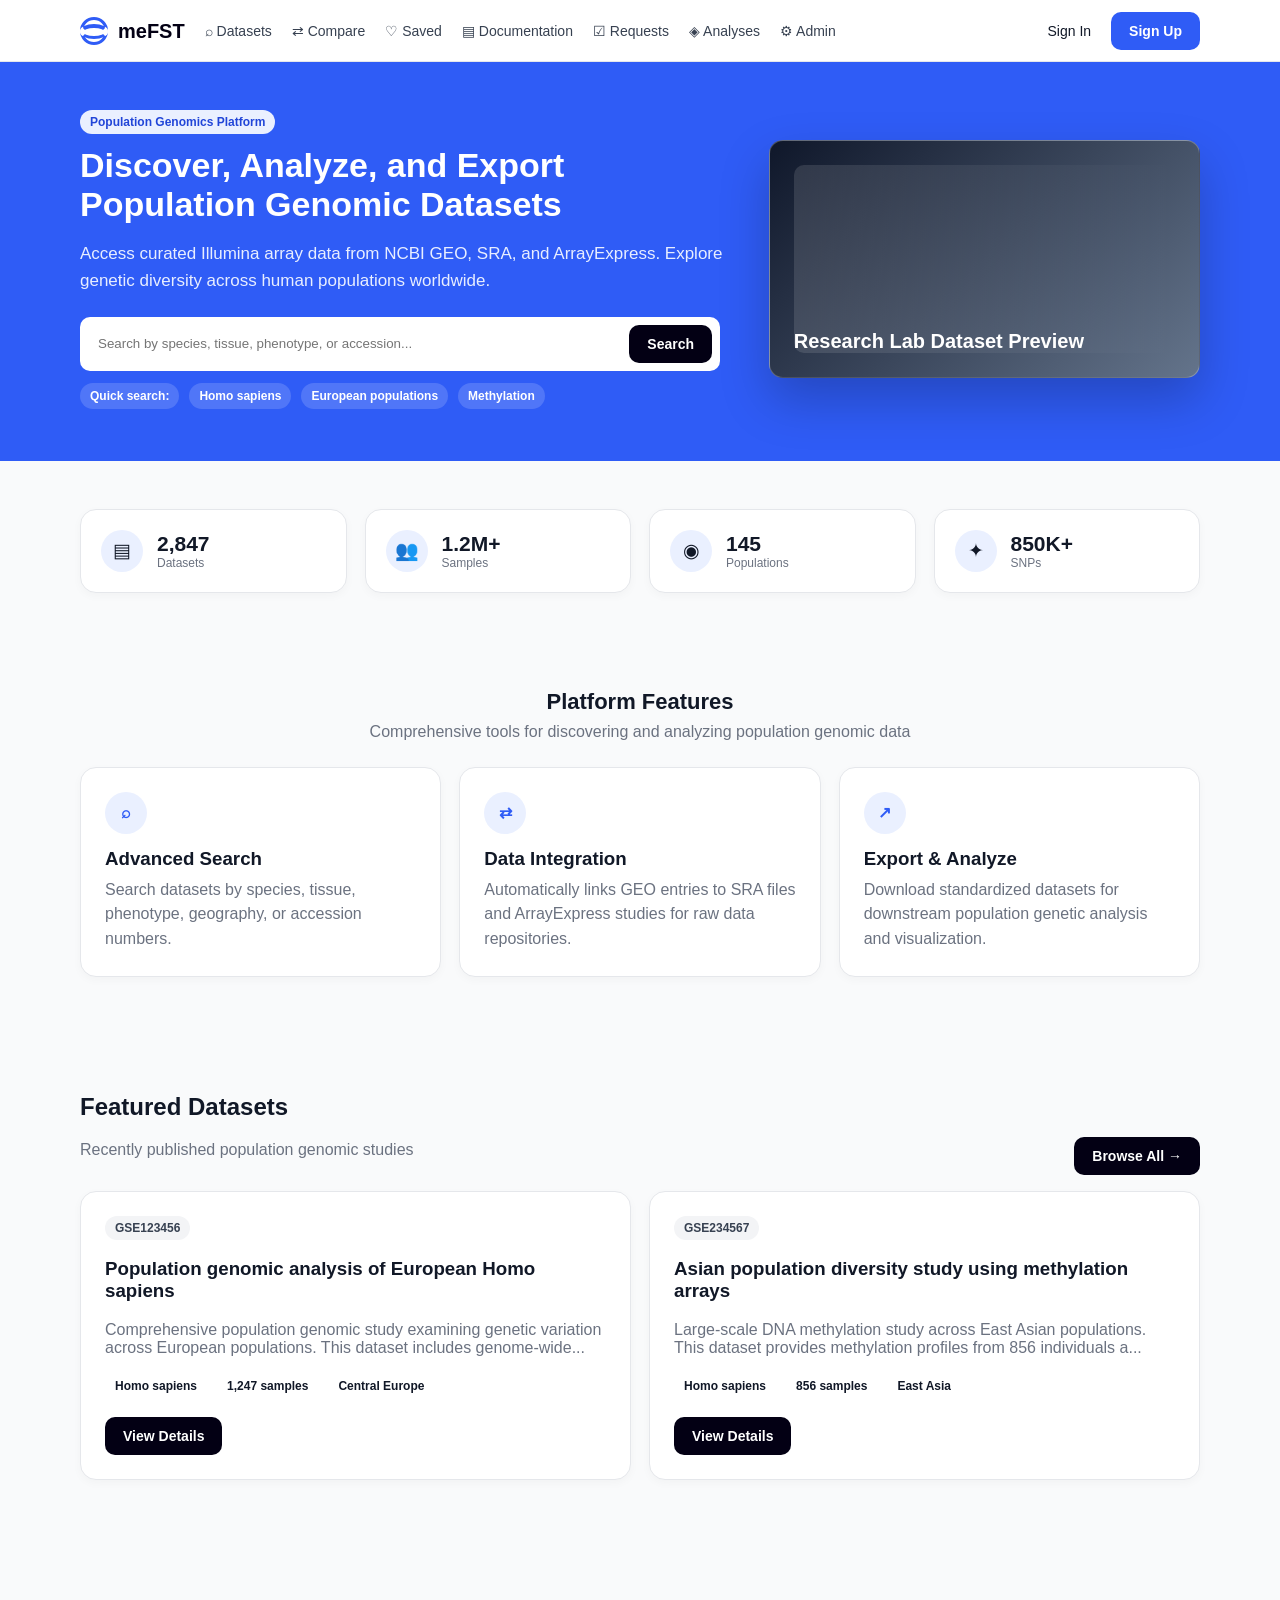
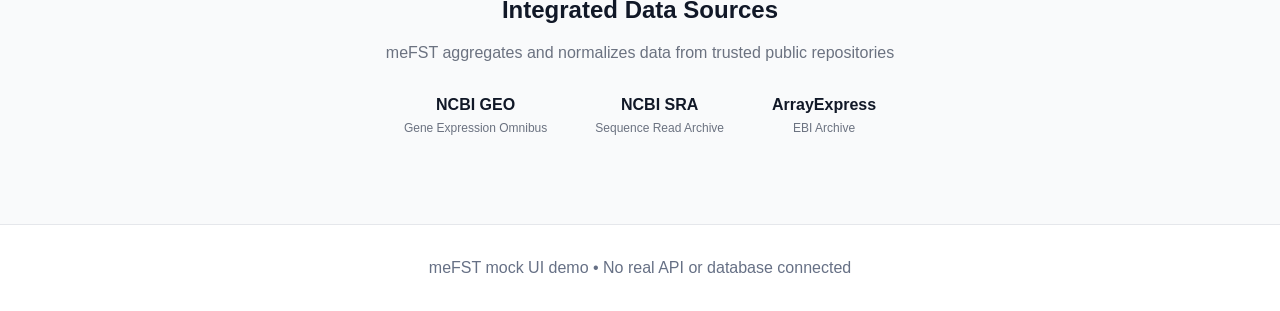
<file: home.html>
<!DOCTYPE html>
<html lang="en">
<head>
  <meta charset="UTF-8">
  <meta name="viewport" content="width=device-width, initial-scale=1.0">
  <title>meFST | Home</title>
  <link rel="stylesheet" href="styles.css">
</head>
<body data-page="home">
  <header class="topbar">
    <div class="container nav">
      <div class="nav-left">
        <a class="logo" href="home.html"><span class="logo-mark"></span><span>meFST</span></a>
        <nav class="nav-links">
          <a data-nav="datasets" href="datasets.html">⌕ Datasets</a>
          <a data-nav="compare" href="compare.html">⇄ Compare</a>
          <a data-nav="saved" href="saved.html">♡ Saved</a>
          <a data-nav="documentation" href="documentation.html">▤ Documentation</a>
          <a data-nav="requests" href="access-requests.html">☑ Requests</a>
          <a data-nav="analyses" href="analyses.html">◈ Analyses</a>
          <a data-nav="admin" href="admin.html">⚙ Admin</a>
        </nav>
      </div>
      <div class="nav-actions" id="topNavActions"></div>
    </div>
  </header>

  <section class="hero">
    <div class="container hero-grid">
      <div>
        <span class="badge badge-blue">Population Genomics Platform</span>
        <h1>Discover, Analyze, and Export Population Genomic Datasets</h1>
        <p>Access curated Illumina array data from NCBI GEO, SRA, and ArrayExpress. Explore genetic diversity across human populations worldwide.</p>
        <form id="homeSearchForm" class="hero-search">
          <input id="homeSearchInput" placeholder="Search by species, tissue, phenotype, or accession...">
          <button class="btn btn-dark" type="submit">Search</button>
        </form>
        <div class="quick-tags"><span>Quick search:</span><span>Homo sapiens</span><span>European populations</span><span>Methylation</span></div>
      </div>
      <div class="lab-card"><div class="lab-title">Research Lab Dataset Preview</div></div>
    </div>
  </section>

  <main>
    <section class="section"><div class="container grid grid-4"><div class="card stat-card"><div class="stat-icon">▤</div><div><div class="stat-number">2,847</div><div class="stat-label">Datasets</div></div></div><div class="card stat-card"><div class="stat-icon">👥</div><div><div class="stat-number">1.2M+</div><div class="stat-label">Samples</div></div></div><div class="card stat-card"><div class="stat-icon">◉</div><div><div class="stat-number">145</div><div class="stat-label">Populations</div></div></div><div class="card stat-card"><div class="stat-icon">✦</div><div><div class="stat-number">850K+</div><div class="stat-label">SNPs</div></div></div></div></section>
    <section class="section"><div class="container"><div class="section-heading"><h2>Platform Features</h2><p>Comprehensive tools for discovering and analyzing population genomic data</p></div><div class="grid grid-3"><article class="card feature-card"><div class="feature-icon">⌕</div><h3>Advanced Search</h3><p>Search datasets by species, tissue, phenotype, geography, or accession numbers.</p></article><article class="card feature-card"><div class="feature-icon">⇄</div><h3>Data Integration</h3><p>Automatically links GEO entries to SRA files and ArrayExpress studies for raw data repositories.</p></article><article class="card feature-card"><div class="feature-icon">↗</div><h3>Export & Analyze</h3><p>Download standardized datasets for downstream population genetic analysis and visualization.</p></article></div></div></section>
    <section class="section"><div class="container"><div class="featured-header"><div><h2>Featured Datasets</h2><p class="muted">Recently published population genomic studies</p></div><a class="btn btn-dark" href="datasets.html">Browse All →</a></div><div id="featuredDatasets" class="grid grid-2"></div></div></section>
    <section class="section"><div class="container center"><h2>Integrated Data Sources</h2><p class="muted">meFST aggregates and normalizes data from trusted public repositories</p><br><div class="source-row"><div><strong>NCBI GEO</strong><span>Gene Expression Omnibus</span></div><div><strong>NCBI SRA</strong><span>Sequence Read Archive</span></div><div><strong>ArrayExpress</strong><span>EBI Archive</span></div></div></div></section>
  </main>

  <footer class="footer">meFST mock UI demo • No real API or database connected</footer>
  <script src="data.js"></script>
  <script src="app.js"></script>
</body>
</html>
</file>
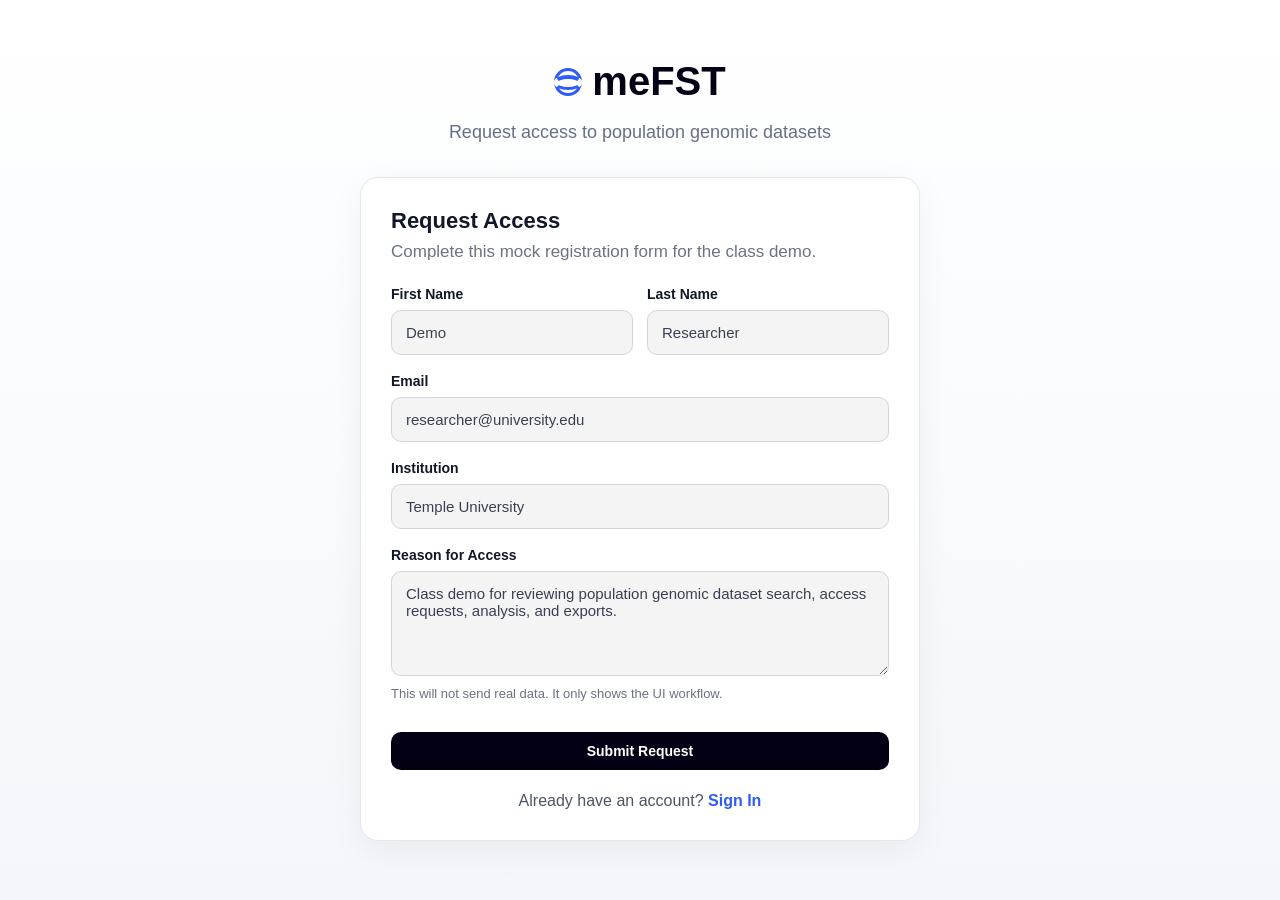
<file: register.html>
<!DOCTYPE html>
<html lang="en">
<head>
  <meta charset="UTF-8">
  <meta name="viewport" content="width=device-width, initial-scale=1.0">
  <title>meFST | Request Access</title>
  <link rel="stylesheet" href="styles.css">
</head>
<body data-page="register">
  <main class="login-bg">
    <div class="login-wrap">
      <div class="login-brand"><div class="logo"><span class="logo-mark"></span><span>meFST</span></div><p>Request access to population genomic datasets</p></div>
      <section class="login-card"><h2>Request Access</h2><p class="sub">Complete this mock registration form for the class demo.</p><form id="registerForm"><div class="form-row form-row-2"><div><label>First Name</label><input class="input" required value="Demo"></div><div><label>Last Name</label><input class="input" required value="Researcher"></div></div><br><label>Email</label><input class="input" type="email" required value="researcher@university.edu"><br><br><label>Institution</label><input class="input" required value="Temple University"><br><br><label>Reason for Access</label><textarea required>Class demo for reviewing population genomic dataset search, access requests, analysis, and exports.</textarea><p class="help">This will not send real data. It only shows the UI workflow.</p><br><button class="btn btn-dark btn-block" type="submit">Submit Request</button></form><div class="login-footer">Already have an account? <a href="index.html">Sign In</a></div></section>
    </div>
  </main>
  <script src="data.js"></script>
  <script src="app.js"></script>
</body>
</html>
</file>
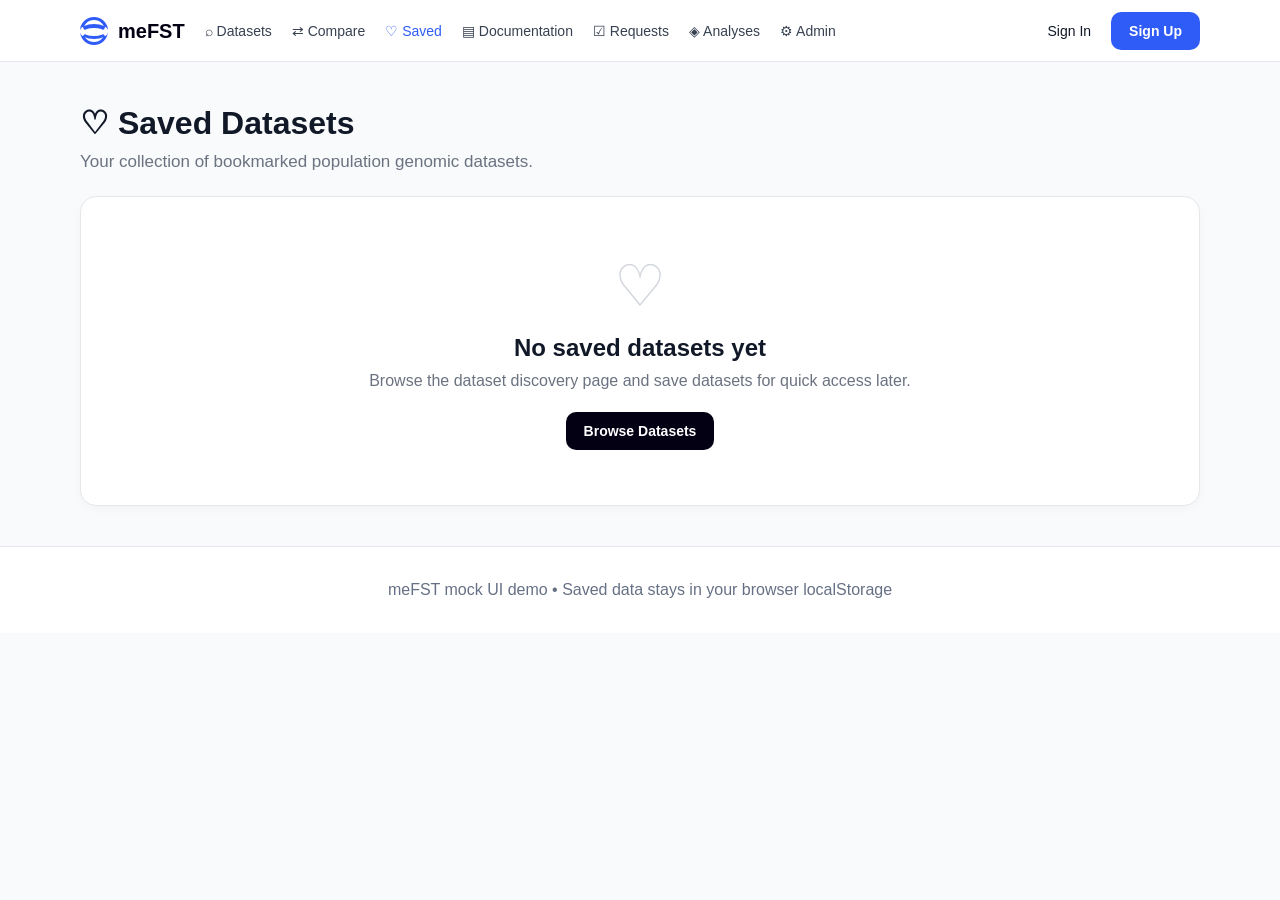
<file: saved.html>
<!DOCTYPE html>
<html lang="en">
<head>
  <meta charset="UTF-8">
  <meta name="viewport" content="width=device-width, initial-scale=1.0">
  <title>meFST | Saved Datasets</title>
  <link rel="stylesheet" href="styles.css">
</head>
<body data-page="saved">
  <header class="topbar">
    <div class="container nav">
      <div class="nav-left">
        <a class="logo" href="home.html"><span class="logo-mark"></span><span>meFST</span></a>
        <nav class="nav-links">
          <a data-nav="datasets" href="datasets.html">⌕ Datasets</a>
          <a data-nav="compare" href="compare.html">⇄ Compare</a>
          <a data-nav="saved" href="saved.html">♡ Saved</a>
          <a data-nav="documentation" href="documentation.html">▤ Documentation</a>
          <a data-nav="requests" href="access-requests.html">☑ Requests</a>
          <a data-nav="analyses" href="analyses.html">◈ Analyses</a>
          <a data-nav="admin" href="admin.html">⚙ Admin</a>
        </nav>
      </div>
      <div class="nav-actions" id="topNavActions"></div>
    </div>
  </header>

  <main class="container">
    <section class="page-title">
      <h1>♡ Saved Datasets</h1>
      <p>Your collection of bookmarked population genomic datasets.</p>
    </section>
    <section id="savedList"></section>
  </main>

  <footer class="footer">meFST mock UI demo • Saved data stays in your browser localStorage</footer>
  <script src="data.js"></script>
  <script src="app.js"></script>
</body>
</html>
</file>
<file: styles.css>
:root{
  --blue:#2f5cf6;
  --blue-dark:#2145d8;
  --ink:#030014;
  --text:#111827;
  --muted:#6b7280;
  --line:#e5e7eb;
  --soft:#f8fafc;
  --card:#ffffff;
  --green:#22c55e;
  --purple:#8b5cf6;
  --orange:#fb923c;
  --red:#ef4444;
  --shadow:0 18px 45px rgba(15,23,42,.08);
  --radius:16px;
}
*{box-sizing:border-box}
html{scroll-behavior:smooth}
body{
  margin:0;
  font-family:Inter, Arial, Helvetica, sans-serif;
  color:var(--text);
  background:#f9fafb;
}
a{color:inherit;text-decoration:none}
button,input,textarea,select{font-family:inherit}
.container{width:min(1120px,92%);margin:0 auto}
.small-container{width:min(760px,92%);margin:0 auto}
.center{text-align:center}
.muted{color:var(--muted)}
.logo{display:flex;align-items:center;gap:10px;font-weight:800;font-size:20px;color:var(--ink)}
.logo-mark{width:28px;height:28px;border:3px solid var(--blue);border-radius:50%;position:relative;display:inline-block}
.logo-mark:before,.logo-mark:after{content:"";position:absolute;left:-3px;right:-3px;height:8px;border:3px solid var(--blue);border-left-color:transparent;border-right-color:transparent;border-radius:50%;background:#fff}
.logo-mark:before{top:4px}.logo-mark:after{bottom:3px}
.topbar{height:62px;background:#fff;border-bottom:1px solid var(--line);position:sticky;top:0;z-index:20}
.nav{height:62px;display:flex;align-items:center;justify-content:space-between;gap:20px}
.nav-left,.nav-links,.nav-actions{display:flex;align-items:center;gap:20px}
.nav-links a{font-size:14px;color:#374151;display:flex;align-items:center;gap:7px}
.nav-links a:hover,.nav-links a.active{color:var(--blue)}
.nav-actions a{font-size:14px}
.btn{border:0;border-radius:10px;padding:11px 18px;font-weight:700;cursor:pointer;display:inline-flex;align-items:center;justify-content:center;gap:8px;transition:.18s ease;font-size:14px;background:#eef2ff;color:var(--blue)}
.btn:hover{transform:translateY(-1px);box-shadow:0 8px 18px rgba(15,23,42,.12)}
.btn-primary{background:var(--blue);color:#fff}
.btn-dark{background:var(--ink);color:#fff}
.btn-outline{background:#fff;border:1px solid var(--line);color:#111827}
.btn-ghost{background:transparent;color:#374151}
.btn-danger{background:var(--red);color:#fff}
.btn-success{background:var(--green);color:#fff}
.btn-block{width:100%}
.tag,.badge{display:inline-flex;align-items:center;gap:6px;border-radius:999px;background:#f3f4f6;color:#374151;padding:5px 10px;font-size:12px;font-weight:700}
.badge-blue{background:#eaf0ff;color:#2145d8}.badge-green{background:#dcfce7;color:#15803d}.badge-purple{background:#f3e8ff;color:#7e22ce}.badge-orange{background:#ffedd5;color:#c2410c}.badge-red{background:#fee2e2;color:#b91c1c}
.card{background:#fff;border:1px solid var(--line);border-radius:var(--radius);box-shadow:0 3px 10px rgba(15,23,42,.03)}
.card-pad{padding:24px}
.card-hover:hover{border-color:#c7d2fe;box-shadow:var(--shadow);transform:translateY(-2px)}
.grid{display:grid;gap:18px}.grid-2{grid-template-columns:repeat(2,minmax(0,1fr))}.grid-3{grid-template-columns:repeat(3,minmax(0,1fr))}.grid-4{grid-template-columns:repeat(4,minmax(0,1fr))}
.form-row{display:grid;gap:14px}.form-row-2{grid-template-columns:1fr 1fr}
label{font-weight:700;font-size:14px;display:block;margin-bottom:8px}
.input,select,textarea{width:100%;border:1px solid #d1d5db;background:#f4f4f5;border-radius:10px;padding:13px 14px;color:#374151;font-size:15px;outline:none}
.input:focus,select:focus,textarea:focus{background:#fff;border-color:var(--blue);box-shadow:0 0 0 4px rgba(47,92,246,.10)}
textarea{min-height:105px;resize:vertical}.help{font-size:13px;color:var(--muted);margin-top:6px}.error{font-size:13px;color:var(--red);margin-top:6px;display:none}.error.show{display:block}
.page-title{padding:42px 0 24px}.page-title h1{font-size:32px;margin:0 0 10px}.page-title p{margin:0;color:var(--muted);font-size:17px}
.login-bg{min-height:100vh;background:linear-gradient(180deg,#fff 0%,#f3f7fb 100%);display:flex;align-items:center;justify-content:center;padding:46px 18px}
.login-wrap{width:min(560px,100%)}
.login-brand{text-align:center;margin-bottom:34px}.login-brand .logo{justify-content:center;font-size:40px}.login-brand p{font-size:18px;color:#667085;margin-top:18px}
.login-card{padding:30px;border-radius:18px;background:#fff;border:1px solid var(--line);box-shadow:0 10px 36px rgba(15,23,42,.05)}
.login-card h2{margin:0 0 8px;font-size:22px}.login-card .sub{margin:0 0 24px;color:#6b7280;font-size:17px}.login-options{display:flex;align-items:center;justify-content:space-between;margin:14px 0 22px;color:#4b5563}.checkline{display:flex;gap:10px;align-items:center}.fake-check{width:14px;height:14px;border-radius:3px;background:#4b5563}.login-footer{text-align:center;color:#4b5563;margin-top:22px}.login-footer a,.link{color:var(--blue);font-weight:700;cursor:pointer}
.data-sources{text-align:center;color:#6b7280;margin-top:36px}
.hero{background:var(--blue);color:#fff;padding:48px 0 52px}.hero-grid{display:grid;grid-template-columns:1.2fr .8fr;gap:42px;align-items:center}.hero h1{font-size:34px;line-height:1.15;margin:12px 0 16px}.hero p{font-size:17px;line-height:1.6;color:#e8eeff;margin:0 0 22px}.hero-search{display:flex;gap:10px;background:#fff;border-radius:10px;padding:8px;max-width:640px}.hero-search input{border:0;background:transparent;flex:1;padding:9px 10px;outline:none}.quick-tags{display:flex;gap:10px;flex-wrap:wrap;margin-top:12px}.quick-tags span{font-size:12px;font-weight:700;background:rgba(255,255,255,.16);padding:6px 10px;border-radius:999px}.lab-card{height:238px;border-radius:14px;overflow:hidden;background:linear-gradient(135deg,#0f172a,#64748b);border:1px solid rgba(255,255,255,.24);position:relative;box-shadow:0 22px 50px rgba(0,0,0,.22)}
.lab-card:before{content:"";position:absolute;inset:24px;background:linear-gradient(90deg,rgba(255,255,255,.12),transparent);border-radius:10px}.lab-title{position:absolute;left:24px;bottom:24px;font-size:20px;font-weight:800}.section{padding:48px 0}.stat-card{display:flex;align-items:center;gap:14px;padding:20px}.stat-icon{height:42px;width:42px;border-radius:50%;display:grid;place-items:center;font-size:19px;background:#eaf0ff}.stat-number{font-size:21px;font-weight:800}.stat-label{font-size:12px;color:var(--muted)}.section-heading{text-align:center;margin-bottom:26px}.section-heading h2{margin:0 0 8px;font-size:22px}.section-heading p{margin:0;color:var(--muted)}.feature-card{padding:24px}.feature-icon{height:42px;width:42px;border-radius:50%;display:grid;place-items:center;background:#eaf0ff;color:var(--blue);font-weight:800;margin-bottom:14px}.feature-card h3{margin:0 0 8px}.feature-card p{margin:0;color:var(--muted);line-height:1.55}.featured-header{display:flex;align-items:end;justify-content:space-between;margin-bottom:16px}.source-row{display:flex;justify-content:center;gap:48px;flex-wrap:wrap;text-align:center}.source-row strong{display:block;margin-bottom:4px}.source-row span{font-size:12px;color:var(--muted)}
.search-line{display:flex;gap:14px;margin-bottom:22px}.search-line input{flex:1;background:#fff}.dataset-list{display:grid;gap:18px}.dataset-card{padding:24px;display:grid;grid-template-columns:1fr auto;gap:22px}.dataset-card h3{margin:10px 0 8px}.dataset-card p{color:#667085;line-height:1.55;margin:0 0 24px}.dataset-meta{display:grid;grid-template-columns:repeat(4,minmax(0,1fr));gap:16px;color:#374151}.meta-item{display:flex;gap:10px;align-items:flex-start}.meta-icon{color:#9ca3af}.meta-item strong{display:block;font-size:14px}.meta-item span{font-size:12px;color:var(--muted)}.actions-col{display:flex;flex-direction:column;gap:10px;align-items:flex-end}
.empty-state{min-height:310px;display:grid;place-items:center;text-align:center;padding:40px}.empty-icon{font-size:58px;color:#d1d5db;margin-bottom:14px}.empty-state h2{margin:0 0 10px}.empty-state p{color:var(--muted);margin:0 0 22px}
.detail-layout{display:grid;grid-template-columns:1fr 330px;gap:24px}.detail-hero{padding:28px}.detail-hero h1{margin:14px 0 10px;font-size:30px}.detail-hero p{color:#667085;line-height:1.65}.info-table{display:grid;gap:12px}.info-row{display:flex;justify-content:space-between;border-bottom:1px solid var(--line);padding-bottom:10px;gap:14px}.info-row:last-child{border:0}.info-row span:first-child{color:var(--muted)}.record-row{display:flex;justify-content:space-between;gap:16px;padding:16px 0;border-bottom:1px solid var(--line)}.record-row:last-child{border-bottom:0}.side-card{padding:22px;margin-bottom:18px}.side-card h3{margin:0 0 14px}.metrics{display:grid;grid-template-columns:repeat(3,1fr);gap:12px;margin-top:18px}.metric{padding:16px;border-radius:14px;background:#f8fafc;text-align:center}.metric strong{display:block;font-size:22px}.metric span{font-size:12px;color:var(--muted)}
.table-wrap{overflow:auto}.table{width:100%;border-collapse:collapse;background:#fff}.table th,.table td{text-align:left;border-bottom:1px solid var(--line);padding:14px}.table th{font-size:13px;color:#6b7280;background:#f9fafb}.table td{font-size:14px}.filter-tabs,.admin-tabs{display:flex;gap:10px;flex-wrap:wrap;margin-bottom:20px}.tab-btn{border:1px solid var(--line);background:#fff;border-radius:10px;padding:10px 14px;font-weight:700;cursor:pointer}.tab-btn.active{background:var(--ink);color:#fff;border-color:var(--ink)}
.admin-panel{display:none}.admin-panel.active{display:block}.chart-placeholder{height:220px;border-radius:16px;background:repeating-linear-gradient(90deg,#eff6ff 0,#eff6ff 38px,#f8fafc 38px,#f8fafc 78px);display:flex;align-items:end;gap:16px;padding:22px}.bar{width:42px;border-radius:8px 8px 0 0;background:var(--blue)}
.toast{position:fixed;right:20px;bottom:20px;background:#111827;color:#fff;border-radius:12px;padding:14px 18px;box-shadow:var(--shadow);opacity:0;pointer-events:none;transform:translateY(10px);transition:.2s;z-index:50}.toast.show{opacity:1;transform:translateY(0)}
.modal-bg{position:fixed;inset:0;background:rgba(15,23,42,.50);display:none;align-items:center;justify-content:center;padding:18px;z-index:60}.modal-bg.show{display:flex}.modal{background:#fff;border-radius:18px;width:min(560px,100%);padding:26px;box-shadow:0 30px 80px rgba(0,0,0,.30)}.modal h2{margin:0 0 8px}.modal p{color:var(--muted);line-height:1.55}.modal-actions{display:flex;gap:12px;justify-content:flex-end;margin-top:18px}
.footer{padding:34px 0;color:#667085;text-align:center;border-top:1px solid var(--line);margin-top:40px;background:#fff}
@media(max-width:900px){.hero-grid,.detail-layout{grid-template-columns:1fr}.grid-4,.grid-3,.grid-2,.dataset-meta{grid-template-columns:1fr 1fr}.nav{height:auto;align-items:flex-start;padding:14px 0}.topbar{height:auto}.nav-left{flex-direction:column;align-items:flex-start}.nav-links{flex-wrap:wrap}.dataset-card{grid-template-columns:1fr}.actions-col{align-items:flex-start;flex-direction:row;flex-wrap:wrap}}
@media(max-width:620px){.grid-4,.grid-3,.grid-2,.dataset-meta,.form-row-2,.metrics{grid-template-columns:1fr}.hero-search,.search-line{flex-direction:column}.login-brand .logo{font-size:32px}.hero h1{font-size:28px}.nav{gap:10px}.nav-actions{gap:8px}.source-row{gap:20px}.modal-actions{flex-direction:column}.modal-actions .btn{width:100%}}
.study-topbar{height:38px;background:#fff;border-top:4px solid #111827;border-bottom:1px solid #e5e7eb}
.study-nav{width:min(760px,94%);height:34px;margin:0 auto;display:flex;align-items:center;justify-content:space-between}
.study-brand{font-weight:800;font-size:13px;color:#0f172a}
.study-links{display:flex;align-items:center;gap:24px;font-size:11px;color:#111827}
.study-links a:hover,.study-links a.active{color:#1d4ed8;font-weight:700}
.study-shell{width:min(760px,94%);margin:0 auto;padding:34px 0 60px}
.study-heading{margin-bottom:22px}
.study-heading h1{font-size:21px;margin:0 0 8px;color:#111827}
.study-heading p{margin:0;color:#4b5563;font-size:13px}
.study-search-card{background:#fff;border:1px solid #d1d5db;border-radius:8px;padding:18px;margin-bottom:18px}
.study-search-row{display:flex;gap:10px}
.study-search-input{height:38px;border:1px solid #cbd5e1;border-radius:7px;background:#fff;padding:0 14px;font-size:13px;flex:1;color:#111827;outline:none}
.study-search-input:focus{border-color:#111827;box-shadow:0 0 0 3px rgba(15,23,42,.08)}
.study-dark-btn{height:38px;border:0;border-radius:6px;background:#030014;color:#fff;font-weight:800;font-size:12px;padding:0 22px;cursor:pointer}
.study-dark-btn:hover{background:#1f2937}
.advanced-btn{margin-top:14px;border:0;background:transparent;color:#111827;font-size:12px;font-weight:700;cursor:pointer;padding:0}
.study-grid{display:grid;grid-template-columns:180px 1fr;gap:18px;align-items:start}
.filter-panel{background:#fff;border:1px solid #d1d5db;border-radius:8px;padding:18px;position:sticky;top:54px}
.filter-title{font-size:15px;font-weight:800;margin-bottom:18px;color:#111827}
.filter-group{margin-bottom:18px}
.filter-group h3{font-size:12px;margin:0 0 9px;color:#374151;font-weight:800}
.filter-group label{font-size:11px;font-weight:600;color:#374151;margin:0 0 8px;display:flex;align-items:center;gap:7px}
.filter-group input[type="checkbox"]{width:11px;height:11px;accent-color:#111827}
.range-row{display:grid;grid-template-columns:1fr 1fr;gap:8px}
.range-row input{width:100%;height:32px;border:1px solid #d1d5db;border-radius:6px;background:#fff;padding:0 8px;font-size:11px;outline:none}
.clear-btn{width:100%;height:34px;border:1px solid #cbd5e1;border-radius:6px;background:#fff;font-size:11px;font-weight:800;color:#334155;cursor:pointer}
.clear-btn:hover{background:#f8fafc}
.study-results{display:grid;gap:12px}
.result-toolbar{height:44px;background:#fff;border:1px solid #d1d5db;border-radius:8px;padding:0 12px;display:flex;align-items:center;justify-content:space-between;font-size:12px;color:#374151;font-weight:700}
.sort-label{display:flex;align-items:center;gap:6px;margin:0;font-size:11px;font-weight:700;color:#374151}
.sort-label select{width:150px;height:28px;border:1px solid #cbd5e1;border-radius:6px;background:#fff;padding:0 8px;font-size:11px}
.study-result-list{display:grid;gap:12px}
.study-result-card{background:#fff;border:1px solid #d1d5db;border-radius:8px;padding:18px;position:relative}
.study-result-card:hover{border-color:#94a3b8;box-shadow:0 8px 20px rgba(15,23,42,.06)}
.study-result-top{display:flex;justify-content:space-between;gap:14px;margin-bottom:8px}
.study-result-card h2{font-size:15px;margin:0;color:#111827;line-height:1.4}
.study-accession{font-size:11px;color:#6b7280;white-space:nowrap}
.study-pill-row{display:flex;gap:6px;flex-wrap:wrap;margin:7px 0 12px}
.study-pill{border-radius:999px;background:#eef2ff;color:#1d4ed8;font-size:10px;font-weight:800;padding:4px 8px}
.study-pill.green{background:#dcfce7;color:#15803d}
.study-pill.gray{background:#f3f4f6;color:#374151}
.study-mini-meta{display:grid;grid-template-columns:1fr 1fr;gap:6px 28px;font-size:11px;color:#374151;margin-bottom:10px}
.study-mini-meta span{color:#6b7280}
.study-description{font-size:12px;color:#374151;line-height:1.55;margin:0 0 12px}
.related-box{border:1px solid #e5e7eb;background:#f8fafc;border-radius:4px;padding:8px 10px;font-size:11px;color:#4b5563;margin-bottom:12px}
.result-actions{display:flex;gap:8px;flex-wrap:wrap}
.small-dark-btn{border:0;background:#030014;color:#fff;border-radius:5px;padding:8px 13px;font-size:11px;font-weight:800;cursor:pointer}
.small-light-btn{border:1px solid #cbd5e1;background:#fff;color:#111827;border-radius:5px;padding:8px 13px;font-size:11px;font-weight:800;cursor:pointer}
.pagination-row{height:46px;background:#fff;border:1px solid #d1d5db;border-radius:8px;padding:0 12px;display:flex;align-items:center;justify-content:space-between;font-size:11px;color:#374151}
.page-btn{height:30px;border:1px solid #d1d5db;border-radius:6px;background:#fff;font-size:11px;color:#64748b;padding:0 13px;cursor:pointer}
.page-btn:hover{background:#f8fafc;color:#111827}
.no-results{background:#fff;border:1px solid #d1d5db;border-radius:8px;padding:40px;text-align:center;color:#4b5563}
@media(max-width:820px){.study-grid{grid-template-columns:1fr}.filter-panel{position:static}.study-nav{height:auto;padding:10px 0;align-items:flex-start}.study-topbar{height:auto}.study-links{flex-wrap:wrap;gap:12px}.study-search-row{flex-direction:column}.study-dark-btn{width:100%}}
@media(max-width:560px){.study-mini-meta{grid-template-columns:1fr}.result-toolbar,.pagination-row{height:auto;gap:10px;padding:12px;align-items:flex-start;flex-direction:column}.sort-label select{width:100%}}
</file>
